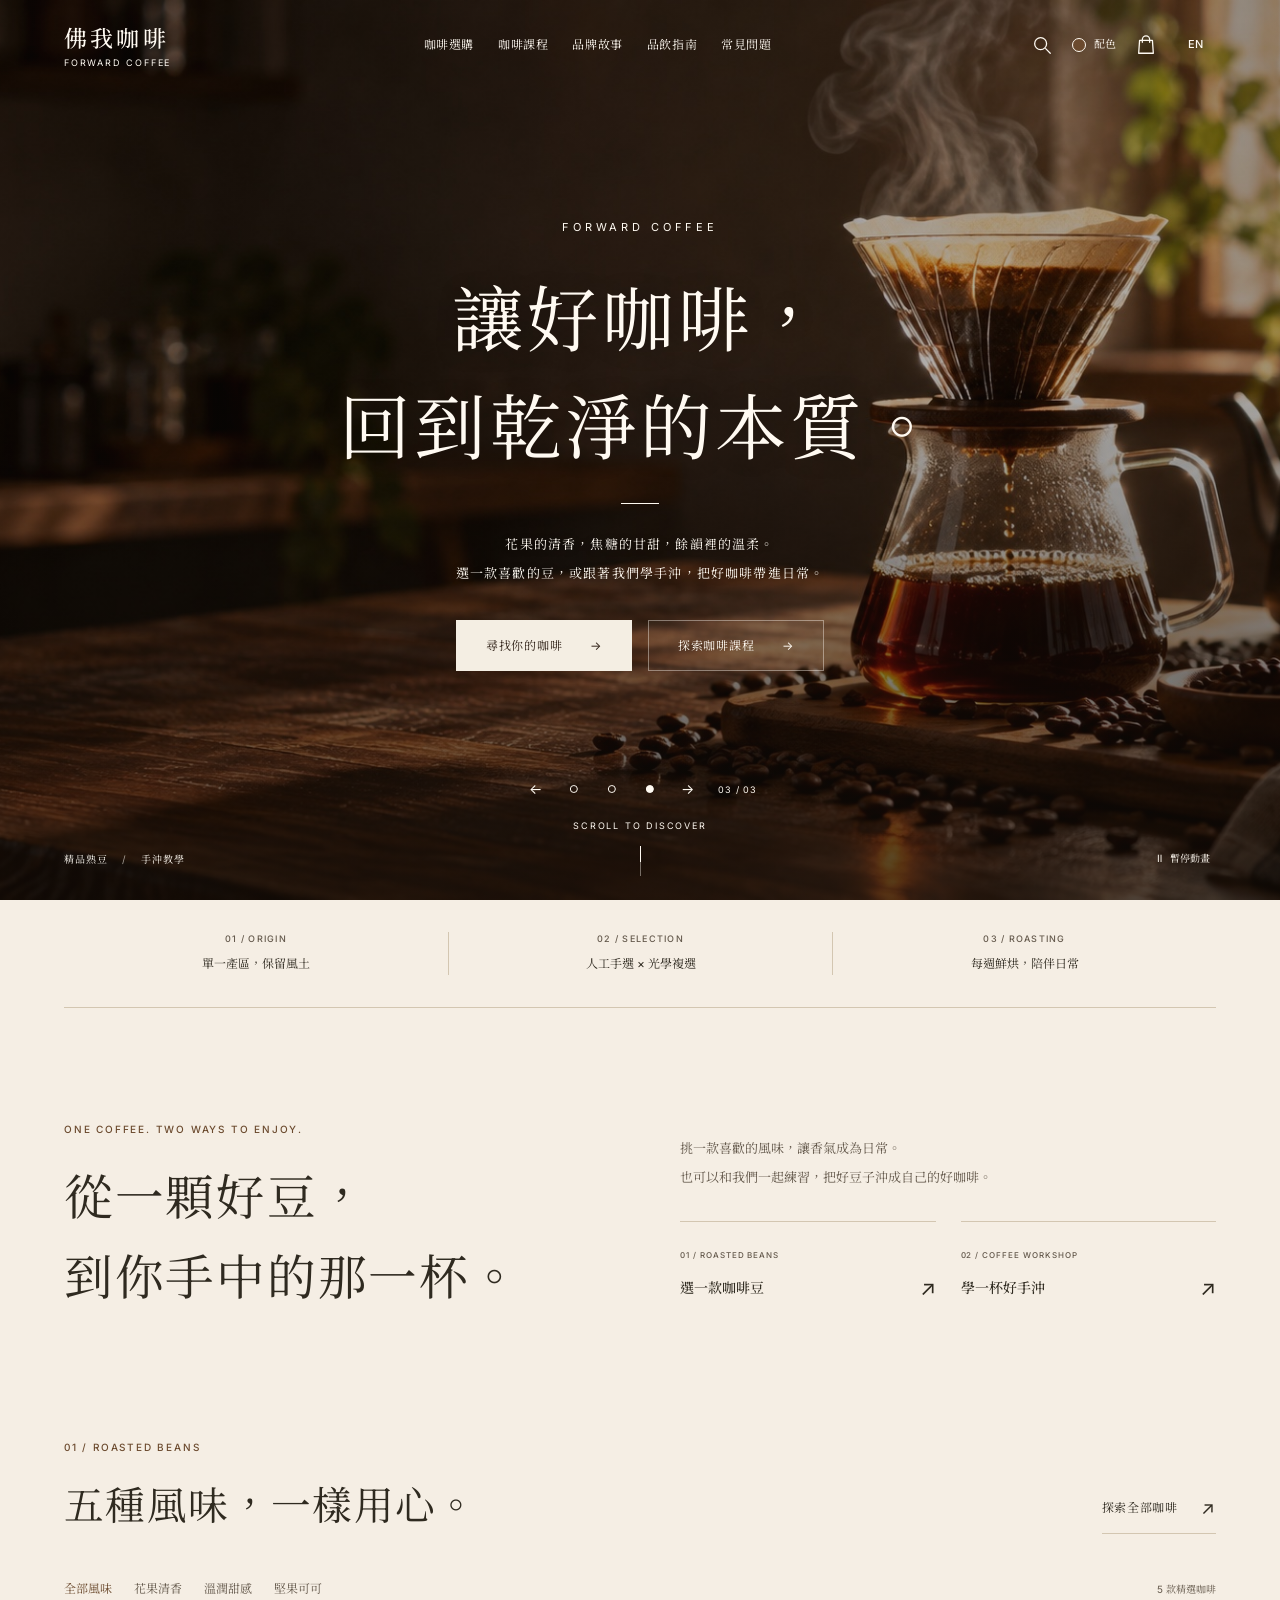
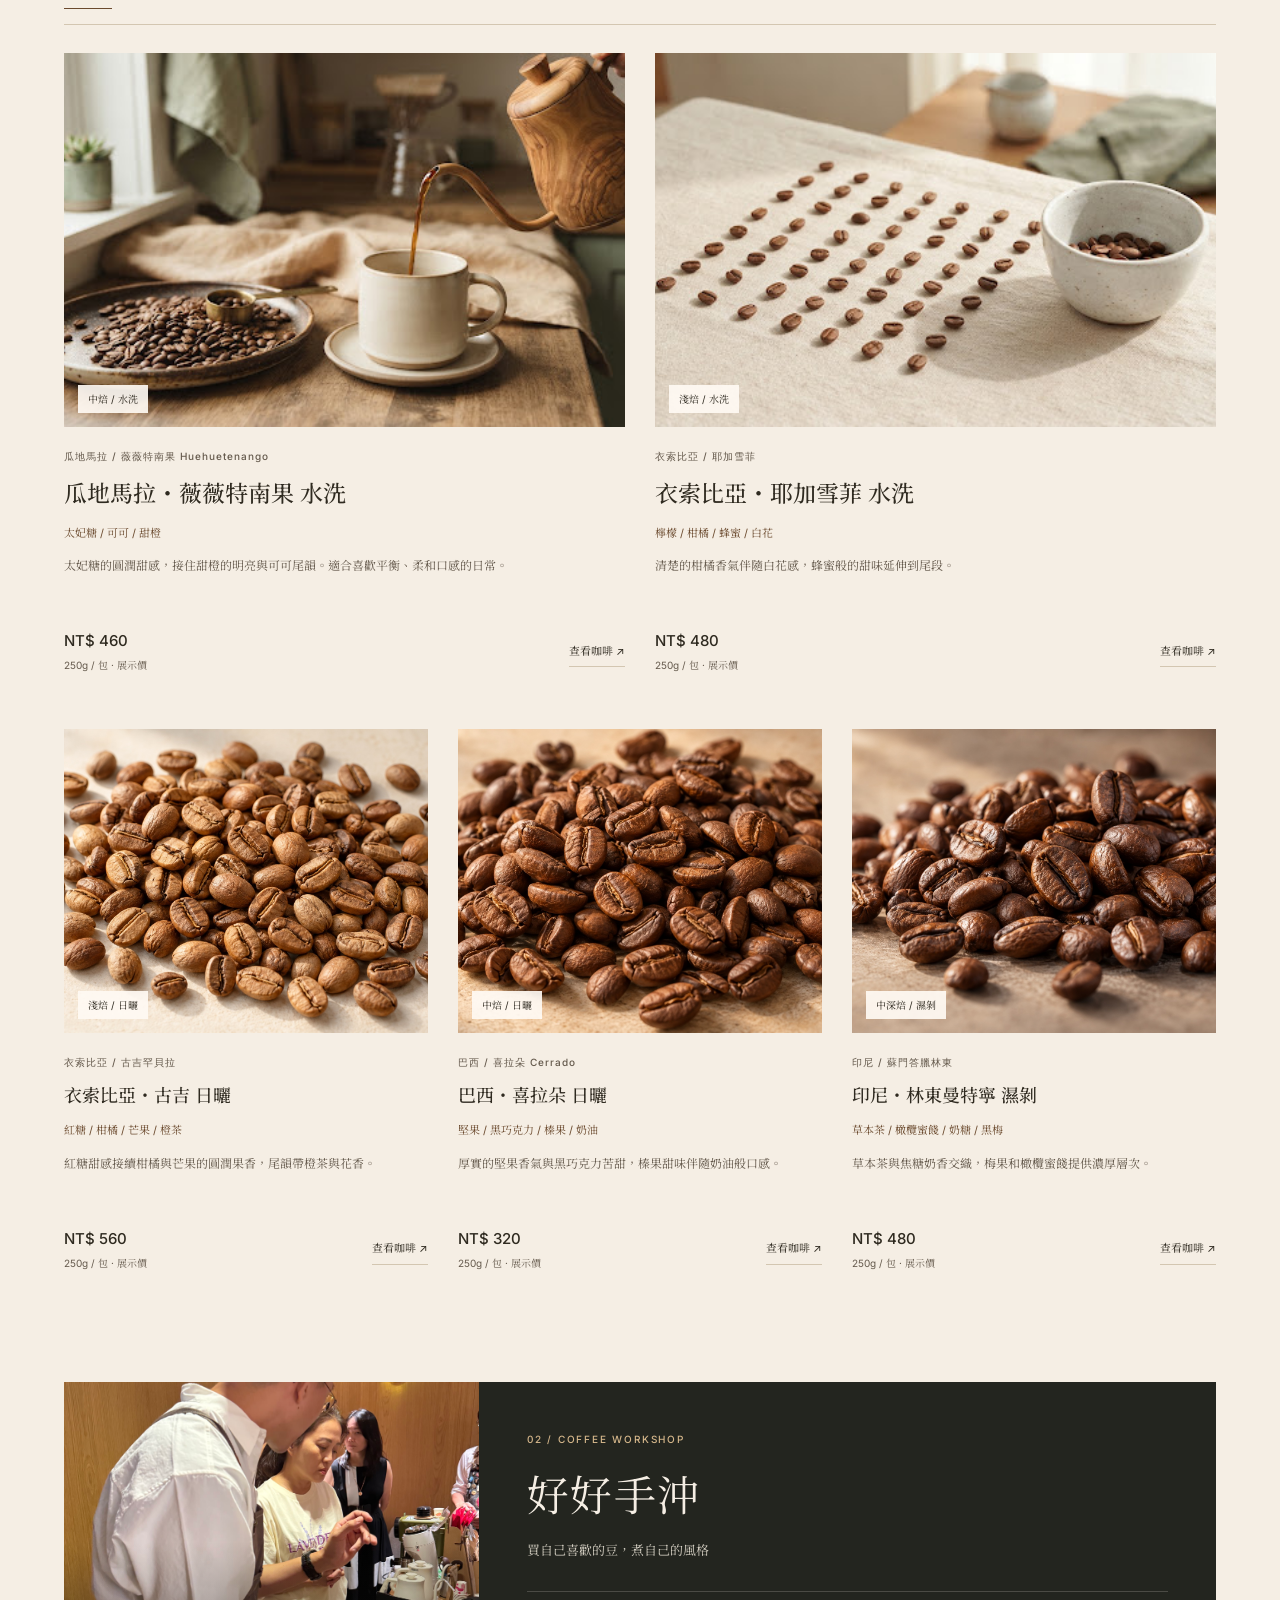
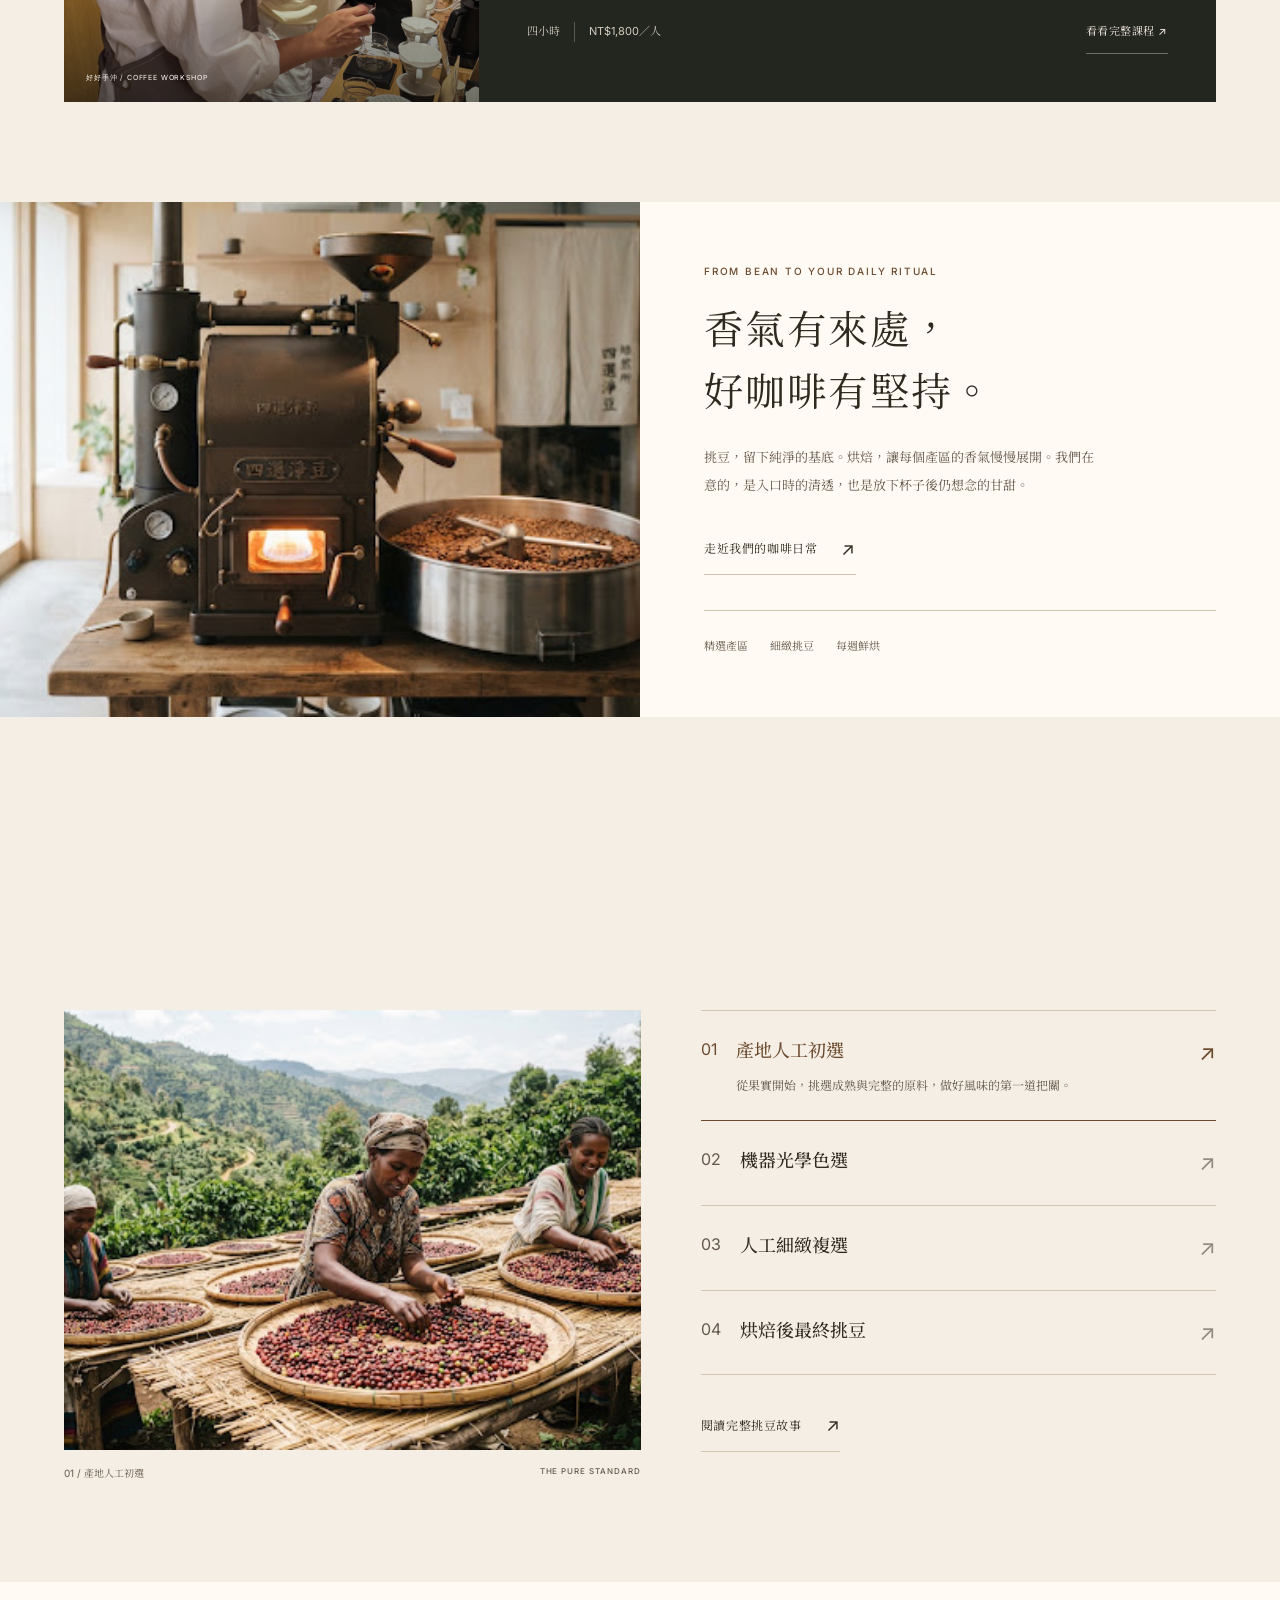
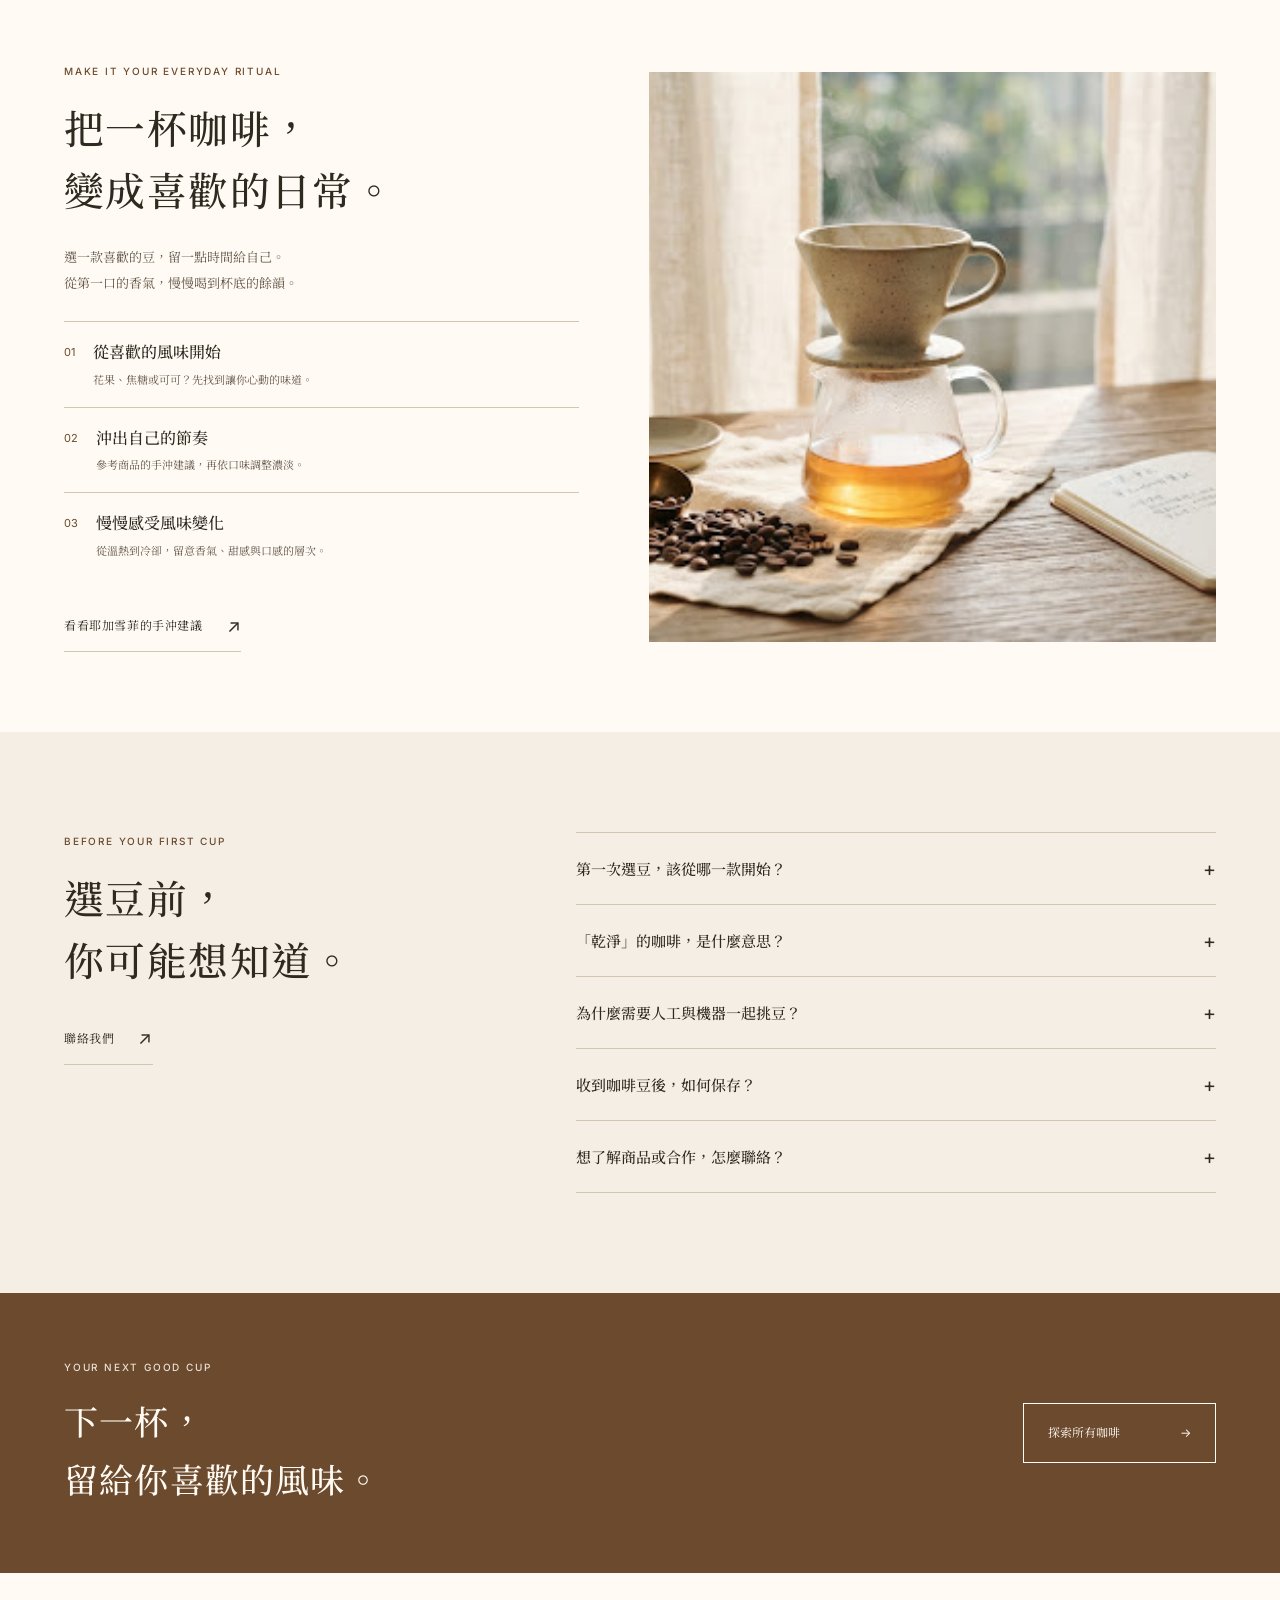
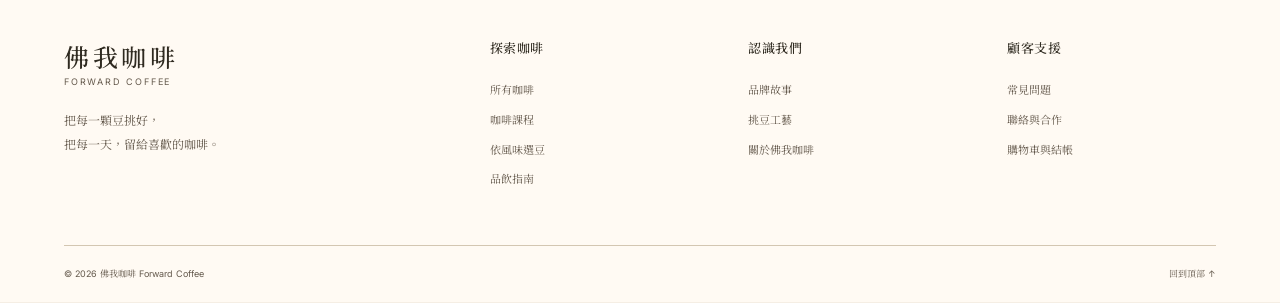
<file: index.html>
<!doctype html>
<html lang="zh-TW" data-theme="terra">
<head>
  <meta charset="utf-8"/>
  <meta name="viewport" content="width=device-width, initial-scale=1"/>
  <title>佛我咖啡｜讓好咖啡，回到乾淨的本質</title>
  <meta name="description" content="探索衣索比亞、哥倫比亞與瓜地馬拉的精品咖啡風味。佛我咖啡結合精品熟豆與好好手沖課程，從選豆到沖煮，把好咖啡帶回日常。"/>
  <meta name="theme-color" content="#f5eee4"/>
  <link rel="stylesheet" href="assets/home.css?v=20261022-forward7"/>
  <link rel="preconnect" href="https://fonts.googleapis.com"/>
  <link rel="preconnect" href="https://fonts.gstatic.com" crossorigin/>
  <link href="https://fonts.googleapis.com/css2?family=Inter:wght@400;500;600&family=Noto+Serif+TC:wght@400;500;600;700&display=swap" rel="stylesheet"/>
  <script src="assets/en-dictionary.js?v=20261022-forward7" defer></script><script src="assets/i18n.js?v=20261022-forward7" defer></script><script>
    try {
      const savedTheme=localStorage.getItem('pure-select-theme');
      if(['terra','forest','cobalt','nocturne'].includes(savedTheme)) document.documentElement.dataset.theme=savedTheme;
      if(localStorage.getItem('pure-select-motion')==='paused') document.documentElement.dataset.motion='paused';
    } catch (_) {}
  </script>
  <script src="assets/catalog-data.js?v=20261022-forward7" defer></script><script src="assets/store.js?v=20261022-forward7" defer></script><script src="assets/commerce.js?v=20261022-forward7" defer></script><script src="assets/home.js?v=20261022-forward7" defer></script>
<link rel="stylesheet" href="assets/responsive.css?v=20261022-forward7"><link rel="stylesheet" href="assets/courses.css?v=20261022-forward7"><link rel="stylesheet" href="assets/premium.css?v=20261022-forward7"><script src="assets/motion.js?v=20261022-forward7" defer></script></head>
<body data-page="home">
<a class="skip-link" href="#main-content">跳到主要內容</a>
<header class="site-header">
  <div class="nav-shell">
    <a class="brand" href="index.html" aria-label="佛我咖啡首頁"><span class="store-brand">佛我咖啡</span><small>FORWARD COFFEE</small></a>
    <nav id="primary-nav" aria-label="主要導覽">
      <a href="shop.html">咖啡選購</a><a href="courses.html">咖啡課程</a><a href="story.html">品牌故事</a><a href="#guide">品飲指南</a><a href="#faq">常見問題</a>
    </nav>
    <div class="nav-actions">
      <button class="icon-button" type="button" id="search-open" aria-label="搜尋首頁精選咖啡" aria-haspopup="dialog" aria-controls="coffee-search"><svg viewBox="0 0 24 24" aria-hidden="true"><circle cx="10.5" cy="10.5" r="6.5"/><path d="m16 16 5 5"/></svg></button>
      <div class="theme-control">
        <button id="theme-toggle" aria-label="選擇首頁配色" class="theme-toggle" type="button" aria-expanded="false" aria-controls="theme-options"><span class="current-color" aria-hidden="true"></span><span>配色</span></button>
        <div id="theme-options" class="theme-options" hidden>
          <p>選擇首頁配色</p>
          <div role="group" aria-label="首頁配色">
            <button type="button" data-theme-choice="terra" aria-pressed="true"><span class="swatch swatch-terra" aria-hidden="true"></span>暖陶日光</button>
            <button type="button" data-theme-choice="forest" aria-pressed="false"><span class="swatch swatch-forest" aria-hidden="true"></span>森野苔綠</button>
            <button type="button" data-theme-choice="cobalt" aria-pressed="false"><span class="swatch swatch-cobalt" aria-hidden="true"></span>靛藍檸光</button>
            <button type="button" data-theme-choice="nocturne" aria-pressed="false"><span class="swatch swatch-nocturne" aria-hidden="true"></span>夜焙琥珀</button>
          </div>
        </div>
      </div>
      <a class="icon-button bag-link" href="checkout.html" aria-label="前往購物車"><svg viewBox="0 0 24 24" aria-hidden="true"><path d="M5 7h14l1 14H4L5 7Z M8 9V6a4 4 0 0 1 8 0v3"/></svg></a>
      <button class="icon-button menu-button" type="button" id="menu-toggle" aria-expanded="false" aria-controls="primary-nav" aria-label="開啟選單"><svg viewBox="0 0 24 24" aria-hidden="true"><path d="M3 6h18M3 12h18M3 18h18"/></svg></button>
    </div>
  </div>
</header>
<main id="main-content">
  <section class="coffee-hero" aria-labelledby="hero-title">
    <div class="hero-background hero-carousel" aria-hidden="true"><img class="hero-slide is-active" src="assets/coffee-roast-hero.jpg" width="1672" height="941" alt="" fetchpriority="high" decoding="async"/><img class="hero-slide" src="assets/catalog/hero-roastery.jpg" width="1672" height="941" alt="" decoding="async"/><img class="hero-slide" src="assets/catalog/hero-brewing.jpg" width="1672" height="941" alt="" decoding="async"/></div>
    <div class="carousel-controls" role="group" aria-label="首頁照片輪播"><button type="button" id="slide-prev" aria-label="上一張首頁照片">←</button><button type="button" data-slide="0" aria-label="第1張：烘焙咖啡豆" aria-pressed="true"></button><button type="button" data-slide="1" aria-label="第2張：烘焙工坊" aria-pressed="false"></button><button type="button" data-slide="2" aria-label="第3張：晨間手沖" aria-pressed="false"></button><button type="button" id="slide-next" aria-label="下一張首頁照片">→</button><span id="slide-count">01 / 03</span></div>
    <div class="hero-overlay" aria-hidden="true"></div>
    <div class="hero-content">
      <p class="hero-eyebrow">FORWARD COFFEE</p>
      <h1 id="hero-title">讓好咖啡，<br/>回到乾淨的本質。</h1>
      <div class="hero-rule" aria-hidden="true"></div>
      <p class="hero-description">花果的清香，焦糖的甘甜，餘韻裡的溫柔。<br/>選一款喜歡的豆，或跟著我們學手沖，把好咖啡帶進日常。</p>
      <div class="hero-actions"><a class="hero-buy" href="shop.html">尋找你的咖啡 <span aria-hidden="true">→</span></a><a class="hero-story" href="courses.html">探索咖啡課程 <span aria-hidden="true">→</span></a></div>
    </div>
    <div class="hero-bottom"><span class="hero-roast-note">精品熟豆 <span aria-hidden="true">/</span> 手沖教學</span><a href="#collection-intro" class="scroll-cue"><span>SCROLL TO DISCOVER</span><span class="scroll-line" aria-hidden="true"></span></a><button id="motion-toggle" type="button" aria-pressed="false"><span aria-hidden="true">Ⅱ</span> <span id="motion-label">暫停動畫</span></button></div>
  </section>
  <div class="brand-notes wrapper" aria-label="品牌堅持"><p><span>01 / ORIGIN</span>單一產區，保留風土</p><p><span>02 / SELECTION</span>人工手選 × 光學複選</p><p><span>03 / ROASTING</span>每週鮮烘，陪伴日常</p></div>
  <section id="collection-intro" class="brand-intro wrapper" aria-labelledby="brand-intro-title">
    <div class="brand-intro-heading"><p class="section-kicker">ONE COFFEE. TWO WAYS TO ENJOY.</p><h2 id="brand-intro-title">從一顆好豆，<br>到你手中的那一杯。</h2></div>
    <div class="brand-intro-detail"><p class="intro-copy">挑一款喜歡的風味，讓香氣成為日常。<br>也可以和我們一起練習，把好豆子沖成自己的好咖啡。</p><div class="business-paths"><a href="shop.html"><span>01 / ROASTED BEANS</span><strong>選一款咖啡豆 <i aria-hidden="true">↗</i></strong></a><a href="courses.html"><span>02 / COFFEE WORKSHOP</span><strong>學一杯好手沖 <i aria-hidden="true">↗</i></strong></a></div></div>
  </section>
  <section class="collection wrapper section-space" id="products" aria-labelledby="collection-title">
    <div class="section-heading"><div><p class="section-kicker">01 / ROASTED BEANS</p><h2 id="collection-title">五種風味，一樣用心。</h2></div><a class="text-link" href="shop.html">探索全部咖啡 <span aria-hidden="true">↗</span></a></div>
    <div class="collection-controls"><div class="flavor-filters" role="group" aria-label="依風味篩選精選咖啡"><button type="button" data-flavor="all" aria-pressed="true">全部風味</button><button type="button" data-flavor="floral" aria-pressed="false">花果清香</button><button type="button" data-flavor="sweet" aria-pressed="false">溫潤甜感</button><button type="button" data-flavor="cocoa" aria-pressed="false">堅果可可</button></div><p class="collection-count" id="collection-count" role="status" aria-live="polite">5 款精選咖啡</p></div>
    <div class="coffee-grid"><p class="loading-message">正在載入咖啡選品…</p></div>
    <div id="coffee-empty" class="coffee-empty" hidden><p>這次沒有找到符合的精選咖啡。</p><button type="button" id="clear-search" class="text-link">查看全部精選</button><a class="text-link" href="shop.html">前往完整選購頁 ↗</a></div>
  </section>
  <section class="course-preview wrapper" id="courses" aria-labelledby="course-preview-title">
    <a class="course-preview-photo" href="courses.html"><img src="assets/courses/class-pour.jpg" width="2000" height="2666" alt="老師在學員身旁指導手沖的真實上課照片" loading="lazy"><span>好好手沖 / COFFEE WORKSHOP</span></a>
    <div class="course-preview-copy"><p class="section-kicker">02 / COFFEE WORKSHOP</p><h2 id="course-preview-title">好好手沖</h2><p>買自己喜歡的豆，煮自己的風格</p><div class="course-invitation-footer"><p class="course-invitation-meta"><span>四小時</span><span>NT$1,800／人</span></p><a class="text-link course-preview-link" href="courses.html">看看完整課程 ↗</a></div></div>
  </section>
  <section class="roastery-story" aria-labelledby="roastery-title">
    <div class="roastery-photo"><img src="assets/aec8aec76219.jpg" alt="暖光下的咖啡烘焙機與冷卻盤" width="512" height="279" loading="lazy"/></div>
    <div class="roastery-copy"><p class="section-kicker">FROM BEAN TO YOUR DAILY RITUAL</p><h2 id="roastery-title">香氣有來處，<br/>好咖啡有堅持。</h2><p>挑豆，留下純淨的基底。烘焙，讓每個產區的香氣慢慢展開。我們在意的，是入口時的清透，也是放下杯子後仍想念的甘甜。</p><a class="text-link" href="about.html">走近我們的咖啡日常 <span aria-hidden="true">↗</span></a><div class="story-footnote"><span>精選產區</span><span>細緻挑豆</span><span>每週鮮烘</span></div></div>
  </section>
  <section class="process-section wrapper section-space" id="process" aria-labelledby="process-title">
    <div class="section-heading"><div><p class="section-kicker">THE CARE BEHIND A CLEAN CUP</p><h2 id="process-title">每一顆用心，<br/>都在這一杯裡。</h2></div><p class="section-description">四次挑豆，是乾淨風味的起點。<br/>從產地初選到烘焙後檢視，把細節留給我們，把好喝留給你。</p></div>
    <div class="process-layout">
      <figure class="process-figure"><img id="process-image" src="assets/ea2b33f262c8.jpg" alt="產地工作者挑選咖啡果實" width="512" height="279" loading="lazy"/><figcaption><span id="process-caption">01 / 產地人工初選</span><span>THE PURE STANDARD</span></figcaption></figure>
      <div class="process-steps" role="group" aria-label="探索四道挑豆工序">
        <button class="process-step" type="button" data-process="0" aria-pressed="true" aria-controls="process-image"><span class="step-number">01</span><span class="step-copy"><strong>產地人工初選</strong><span>從果實開始，挑選成熟與完整的原料，做好風味的第一道把關。</span></span><span class="step-arrow" aria-hidden="true">↗</span></button>
        <button class="process-step" type="button" data-process="1" aria-pressed="false" aria-controls="process-image"><span class="step-number">02</span><span class="step-copy"><strong>機器光學色選</strong><span>依色澤與外觀辨識，篩選出需要進一步檢視的生豆。</span></span><span class="step-arrow" aria-hidden="true">↗</span></button>
        <button class="process-step" type="button" data-process="2" aria-pressed="false" aria-controls="process-image"><span class="step-number">03</span><span class="step-copy"><strong>人工細緻複選</strong><span>再以手工檢視細節，挑出破裂、形狀與發育異常的豆子。</span></span><span class="step-arrow" aria-hidden="true">↗</span></button>
        <button class="process-step" type="button" data-process="3" aria-pressed="false" aria-controls="process-image"><span class="step-number">04</span><span class="step-copy"><strong>烘焙後最終挑豆</strong><span>冷卻後再次檢視熟豆，讓挑選的用心延續到最後一刻。</span></span><span class="step-arrow" aria-hidden="true">↗</span></button>
        <a class="text-link process-story-link" href="story.html">閱讀完整挑豆故事 <span aria-hidden="true">↗</span></a>
      </div>
    </div>
    <p id="process-status" class="sr-only" role="status" aria-live="polite"></p>
  </section>
  <section id="guide" class="ritual-section" aria-labelledby="guide-title"><div class="wrapper ritual-layout"><div class="ritual-copy"><p class="section-kicker">MAKE IT YOUR EVERYDAY RITUAL</p><h2 id="guide-title">把一杯咖啡，<br/>變成喜歡的日常。</h2><p>選一款喜歡的豆，留一點時間給自己。<br/>從第一口的香氣，慢慢喝到杯底的餘韻。</p><ol class="ritual-steps"><li><span>01</span><div><h3>從喜歡的風味開始</h3><p>花果、焦糖或可可？先找到讓你心動的味道。</p></div></li><li><span>02</span><div><h3>沖出自己的節奏</h3><p>參考商品的手沖建議，再依口味調整濃淡。</p></div></li><li><span>03</span><div><h3>慢慢感受風味變化</h3><p>從溫熱到冷卻，留意香氣、甜感與口感的層次。</p></div></li></ol><a class="text-link" href="product.html?id=yirgacheffe#brew-guide">看看耶加雪菲的手沖建議 <span aria-hidden="true">↗</span></a></div><div class="ritual-photo"><img src="assets/006e8999088e.jpg" alt="晨光裡的手沖咖啡、筆記本與咖啡豆" width="512" height="279" loading="lazy"/></div></div></section>
  <section class="faq-section wrapper section-space" id="faq" aria-labelledby="faq-title"><div class="faq-heading"><p class="section-kicker">BEFORE YOUR FIRST CUP</p><h2 id="faq-title">選豆前，<br/>你可能想知道。</h2><a class="text-link" href="about.html#contact">聯絡我們 <span aria-hidden="true">↗</span></a></div><div class="faq-list">
    <details><summary>第一次選豆，該從哪一款開始？<span aria-hidden="true">+</span></summary><p>喜歡花果香與明亮酸質，可以從耶加雪菲開始；偏好溫和甜感，可以看看哥倫比亞薇拉；喜歡堅果與可可的圓潤口感，則可選安堤瓜花神。風味描述是選豆方向，也會隨沖煮方式而改變。</p></details>
    <details><summary>「乾淨」的咖啡，是什麼意思？<span aria-hidden="true">+</span></summary><p>我們用「乾淨」描述杯中的風味：讓咖啡本身的香氣、甜感與口感清楚呈現，減少雜澀的干擾。挑豆是其中一環，烘焙與沖煮同樣重要。</p></details>
    <details><summary>為什麼需要人工與機器一起挑豆？<span aria-hidden="true">+</span></summary><p>機器協助篩選色澤與外觀差異，人工則補上細緻的檢視。從產地到熟豆分階段挑選，讓不同環節各自把關。可以在上方的挑豆工藝區查看四道工序。</p></details>
    <details><summary>收到咖啡豆後，如何保存？<span aria-hidden="true">+</span></summary><p>取用後把袋口密封，放在陰涼乾燥、避免陽光直射與高溫的地方。依包裝上的烘焙日期與保存資訊安排品飲，也留意開封後香氣的變化。</p></details>
    <details><summary>想了解商品或合作，怎麼聯絡？<span aria-hidden="true">+</span></summary><p>可以前往<a href="about.html#contact">聯絡與合作頁</a>，留下商品、品飲或合作需求。我們的品牌與工坊介紹也整理在<a href="about.html">關於我們</a>。</p></details>
  </div></section>
  <section class="closing-section"><div class="wrapper closing-content"><div><p class="section-kicker">YOUR NEXT GOOD CUP</p><h2>下一杯，<br/>留給你喜歡的風味。</h2></div><a class="closing-button" href="shop.html">探索所有咖啡 <span aria-hidden="true">→</span></a></div></section>
</main>
<footer class="site-footer"><div class="wrapper footer-top"><div><a class="brand footer-brand" href="index.html"><span class="store-brand">佛我咖啡</span><small>FORWARD COFFEE</small></a><p>把每一顆豆挑好，<br/>把每一天，留給喜歡的咖啡。</p></div><div><h2>探索咖啡</h2><a href="shop.html">所有咖啡</a><a href="courses.html">咖啡課程</a><a href="#products">依風味選豆</a><a href="#guide">品飲指南</a></div><div><h2>認識我們</h2><a href="story.html">品牌故事</a><a href="#process">挑豆工藝</a><a href="about.html">關於佛我咖啡</a></div><div><h2>顧客支援</h2><a href="#faq">常見問題</a><a href="about.html#contact">聯絡與合作</a><a href="checkout.html">購物車與結帳</a></div></div><div class="wrapper footer-bottom"><p>© 2026 佛我咖啡 Forward Coffee</p><a href="#main-content">回到頂部 ↑</a></div></footer>
<p id="theme-status" class="sr-only" role="status" aria-live="polite"></p>
<dialog id="coffee-search" class="search-dialog" aria-labelledby="search-title"><form method="dialog" class="search-close"><button class="icon-button" aria-label="關閉搜尋" value="cancel">×</button></form><h2 id="search-title">找到喜歡的咖啡。</h2><p>搜尋首頁精選咖啡的產區、名稱或風味。</p><form id="coffee-search-form"><label class="sr-only" for="coffee-search-input">咖啡名稱、產區或風味</label><input id="coffee-search-input" type="search" placeholder="例如：白桃、哥倫比亞、可可"/><button class="search-submit" type="submit">搜尋 →</button></form><a class="text-link" href="shop.html">瀏覽完整商品選購頁 ↗</a></dialog>
</body>
</html>
</file>
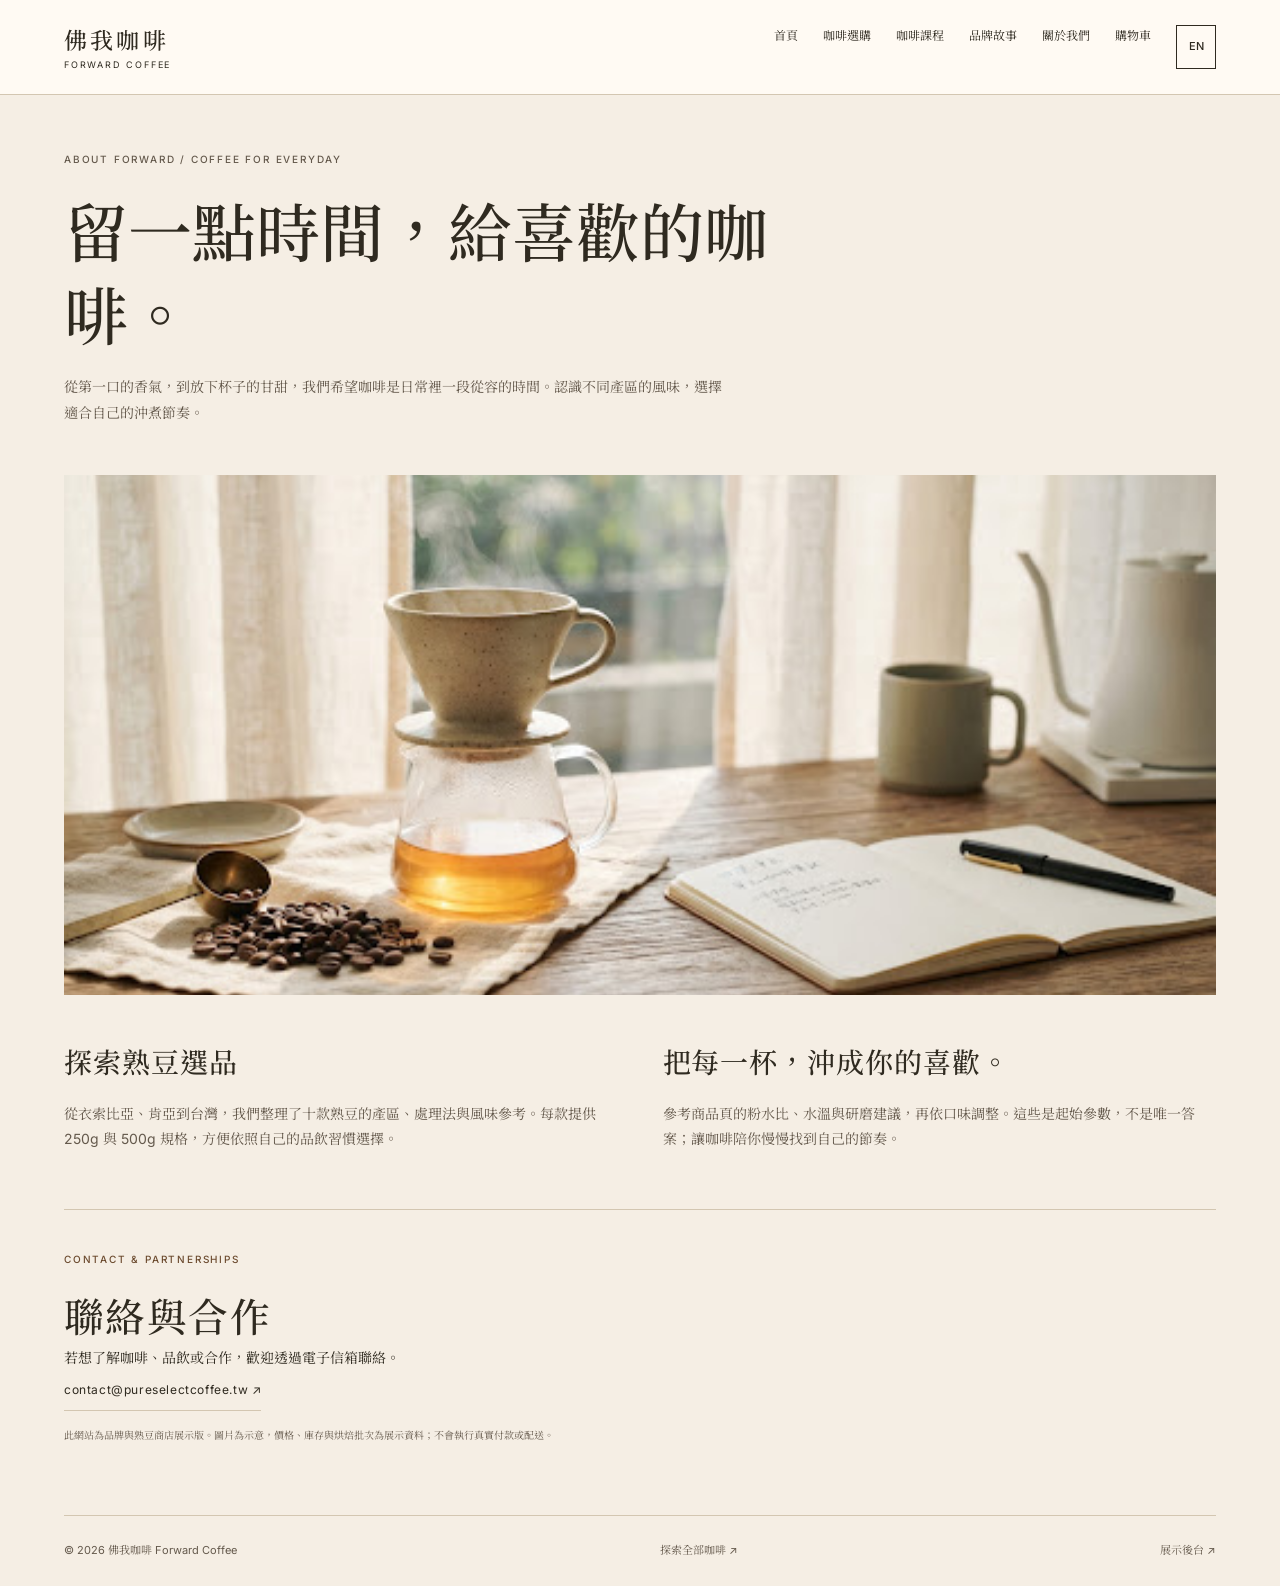
<file: about.html>
<!doctype html><html lang="zh-TW"><head><meta charset="utf-8"><meta name="viewport" content="width=device-width,initial-scale=1"><title>關於我們｜佛我咖啡</title><link rel="stylesheet" href="assets/home.css?v=20261022-forward7"><link rel="stylesheet" href="assets/commerce.css?v=20261022-forward7"><link rel="stylesheet" href="assets/responsive.css?v=20261022-forward7"><script src="assets/en-dictionary.js?v=20261022-forward7" defer></script><script src="assets/i18n.js?v=20261022-forward7" defer></script><link rel="preconnect" href="https://fonts.googleapis.com"><link href="https://fonts.googleapis.com/css2?family=Inter:wght@400;500;600&family=Noto+Serif+TC:wght@400;500;600&display=swap" rel="stylesheet"><link rel="stylesheet" href="assets/courses.css?v=20261022-forward7"><link rel="stylesheet" href="assets/premium.css?v=20261022-forward7"><script src="assets/motion.js?v=20261022-forward7" defer></script></head><body data-page="editorial"><a class="skip-link" href="#editorial-main">跳到主要內容</a><header class="shop-header"><div class="wrapper shop-nav"><a class="brand" href="index.html"><span class="store-brand">佛我咖啡</span><small>FORWARD COFFEE</small></a><nav aria-label="商店導覽"><a href="index.html">首頁</a><a href="shop.html">咖啡選購</a><a href="courses.html">咖啡課程</a><a href="story.html">品牌故事</a><a href="about.html">關於我們</a><a href="checkout.html">購物車</a></nav></div></header><main class="wrapper editorial-main" id="editorial-main"><div class="editorial-lead"><p class="section-kicker">ABOUT FORWARD / COFFEE FOR EVERYDAY</p><h1>留一點時間，給喜歡的咖啡。</h1><p>從第一口的香氣，到放下杯子的甘甜，我們希望咖啡是日常裡一段從容的時間。認識不同產區的風味，選擇適合自己的沖煮節奏。</p></div><img class="editorial-photo" src="assets/006e8999088e.jpg" alt="晨光裡的手沖咖啡、筆記本與咖啡豆"><div class="editorial-columns"><section><h2>探索熟豆選品</h2><p>從衣索比亞、肯亞到台灣，我們整理了十款熟豆的產區、處理法與風味參考。每款提供 250g 與 500g 規格，方便依照自己的品飲習慣選擇。</p></section><section><h2>把每一杯，沖成你的喜歡。</h2><p>參考商品頁的粉水比、水溫與研磨建議，再依口味調整。這些是起始參數，不是唯一答案；讓咖啡陪你慢慢找到自己的節奏。</p></section></div><section class="editorial-contact" id="contact"><p class="section-kicker">CONTACT & PARTNERSHIPS</p><h2>聯絡與合作</h2><p>若想了解咖啡、品飲或合作，歡迎透過電子信箱聯絡。</p><a class="text-link" href="mailto:contact@pureselectcoffee.tw">contact@pureselectcoffee.tw ↗</a><p class="image-note">此網站為品牌與熟豆商店展示版。圖片為示意，價格、庫存與烘焙批次為展示資料；不會執行真實付款或配送。</p></section></main><footer class="commerce-footer wrapper"><span>© 2026 佛我咖啡 Forward Coffee</span><a href="shop.html">探索全部咖啡 ↗</a><a href="admin-orders.html">展示後台 ↗</a></footer></body></html>
</file>
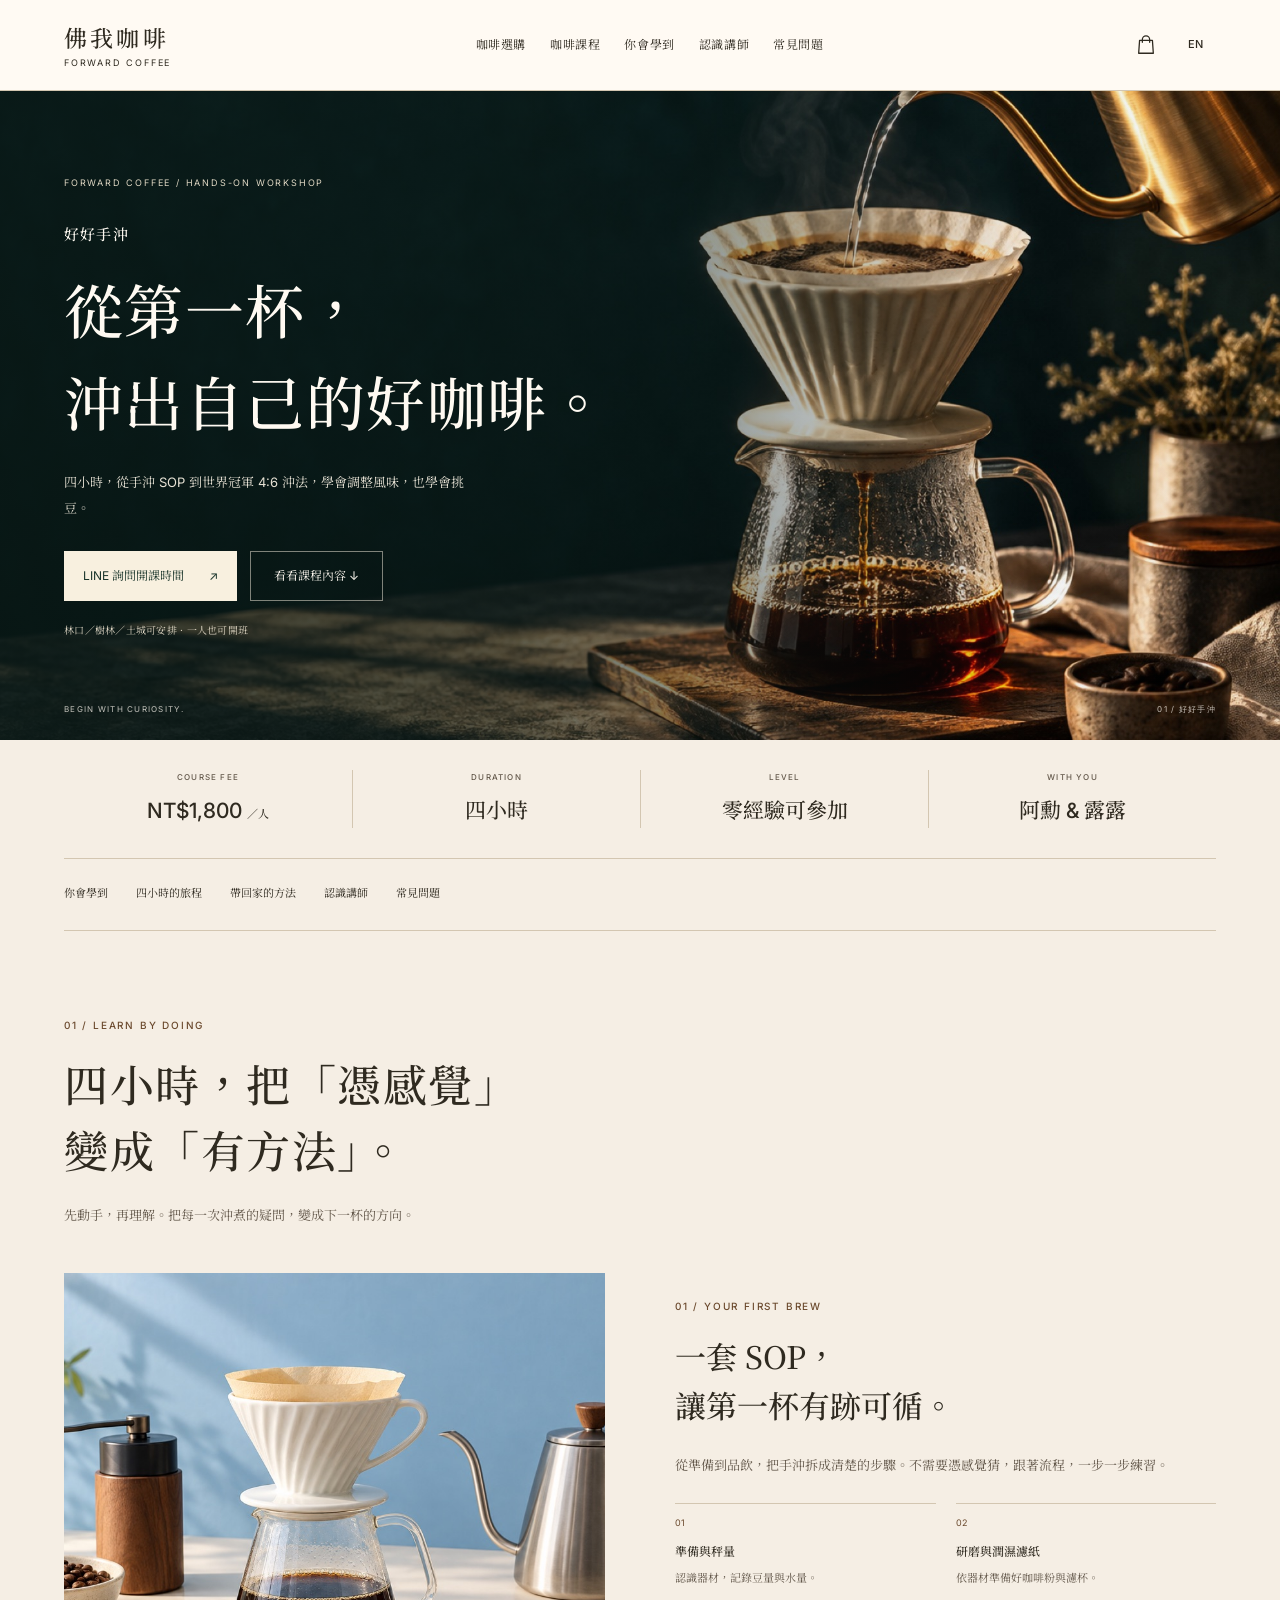
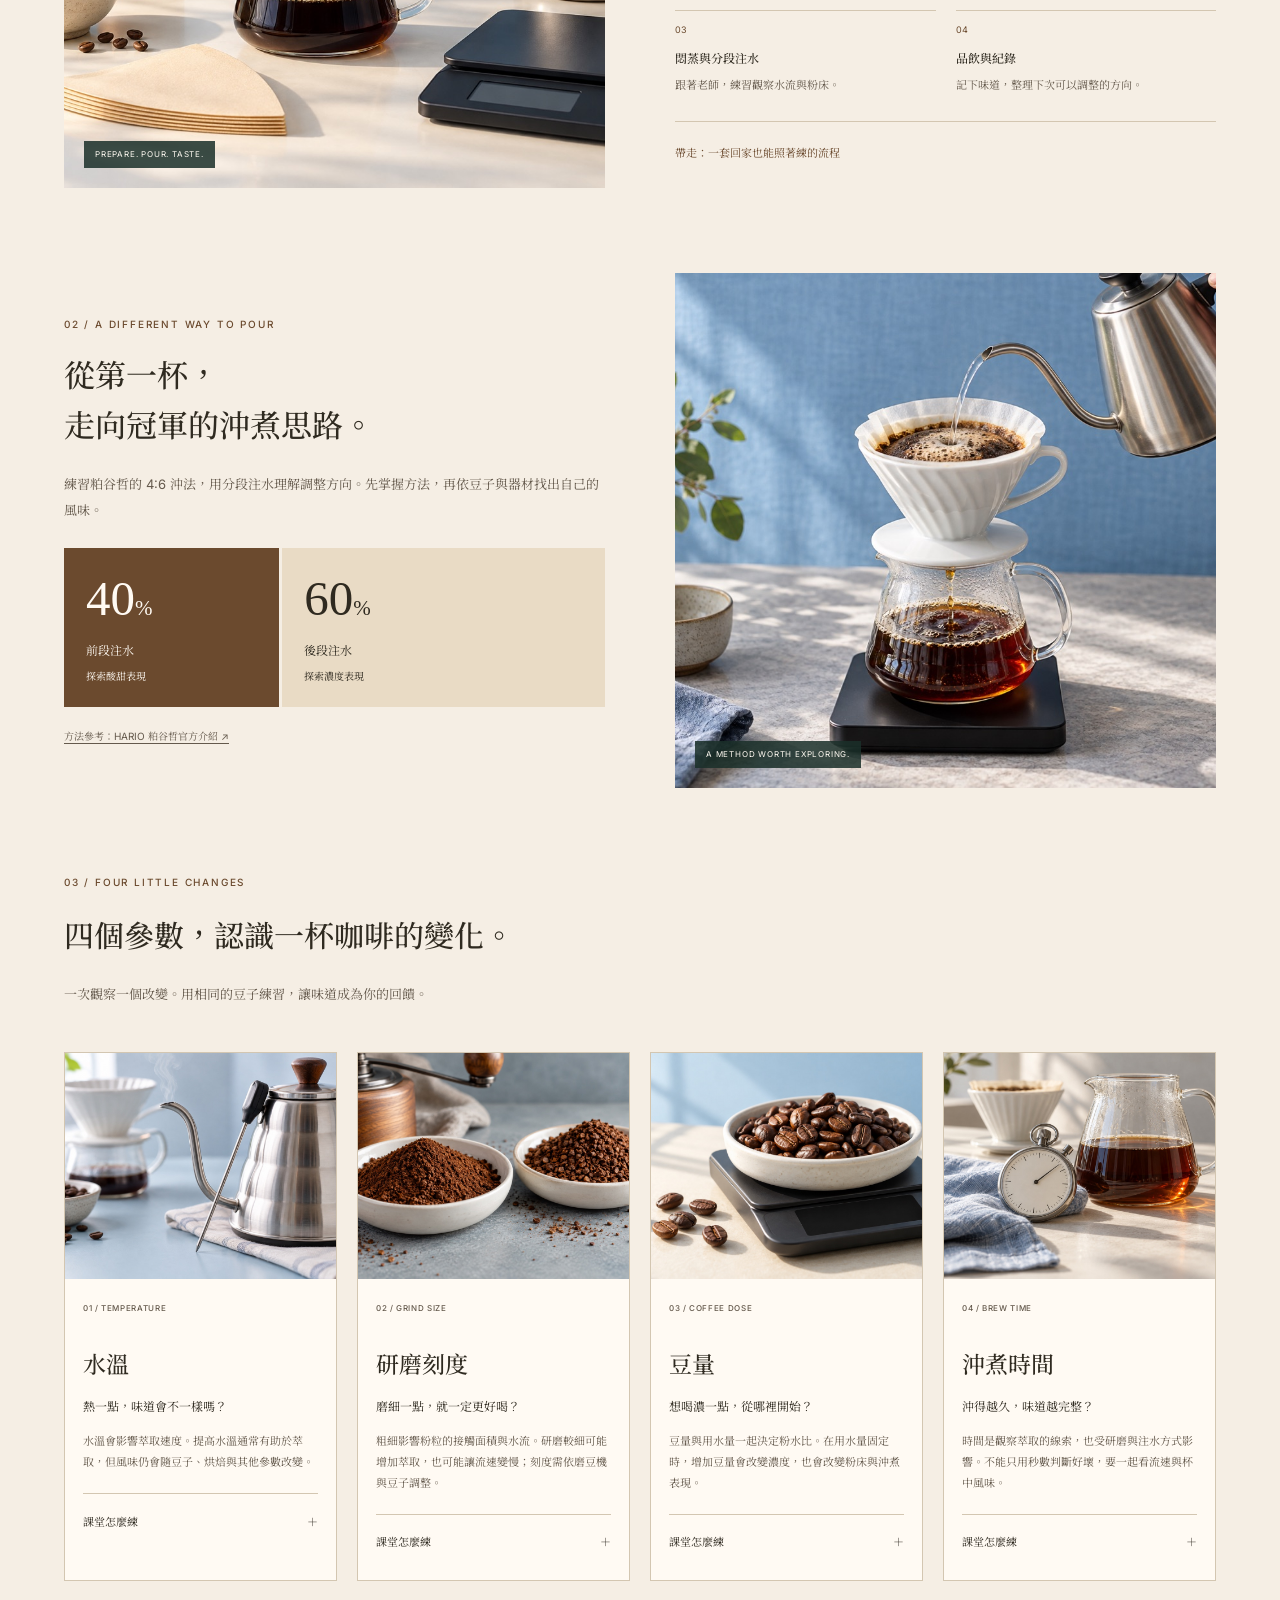
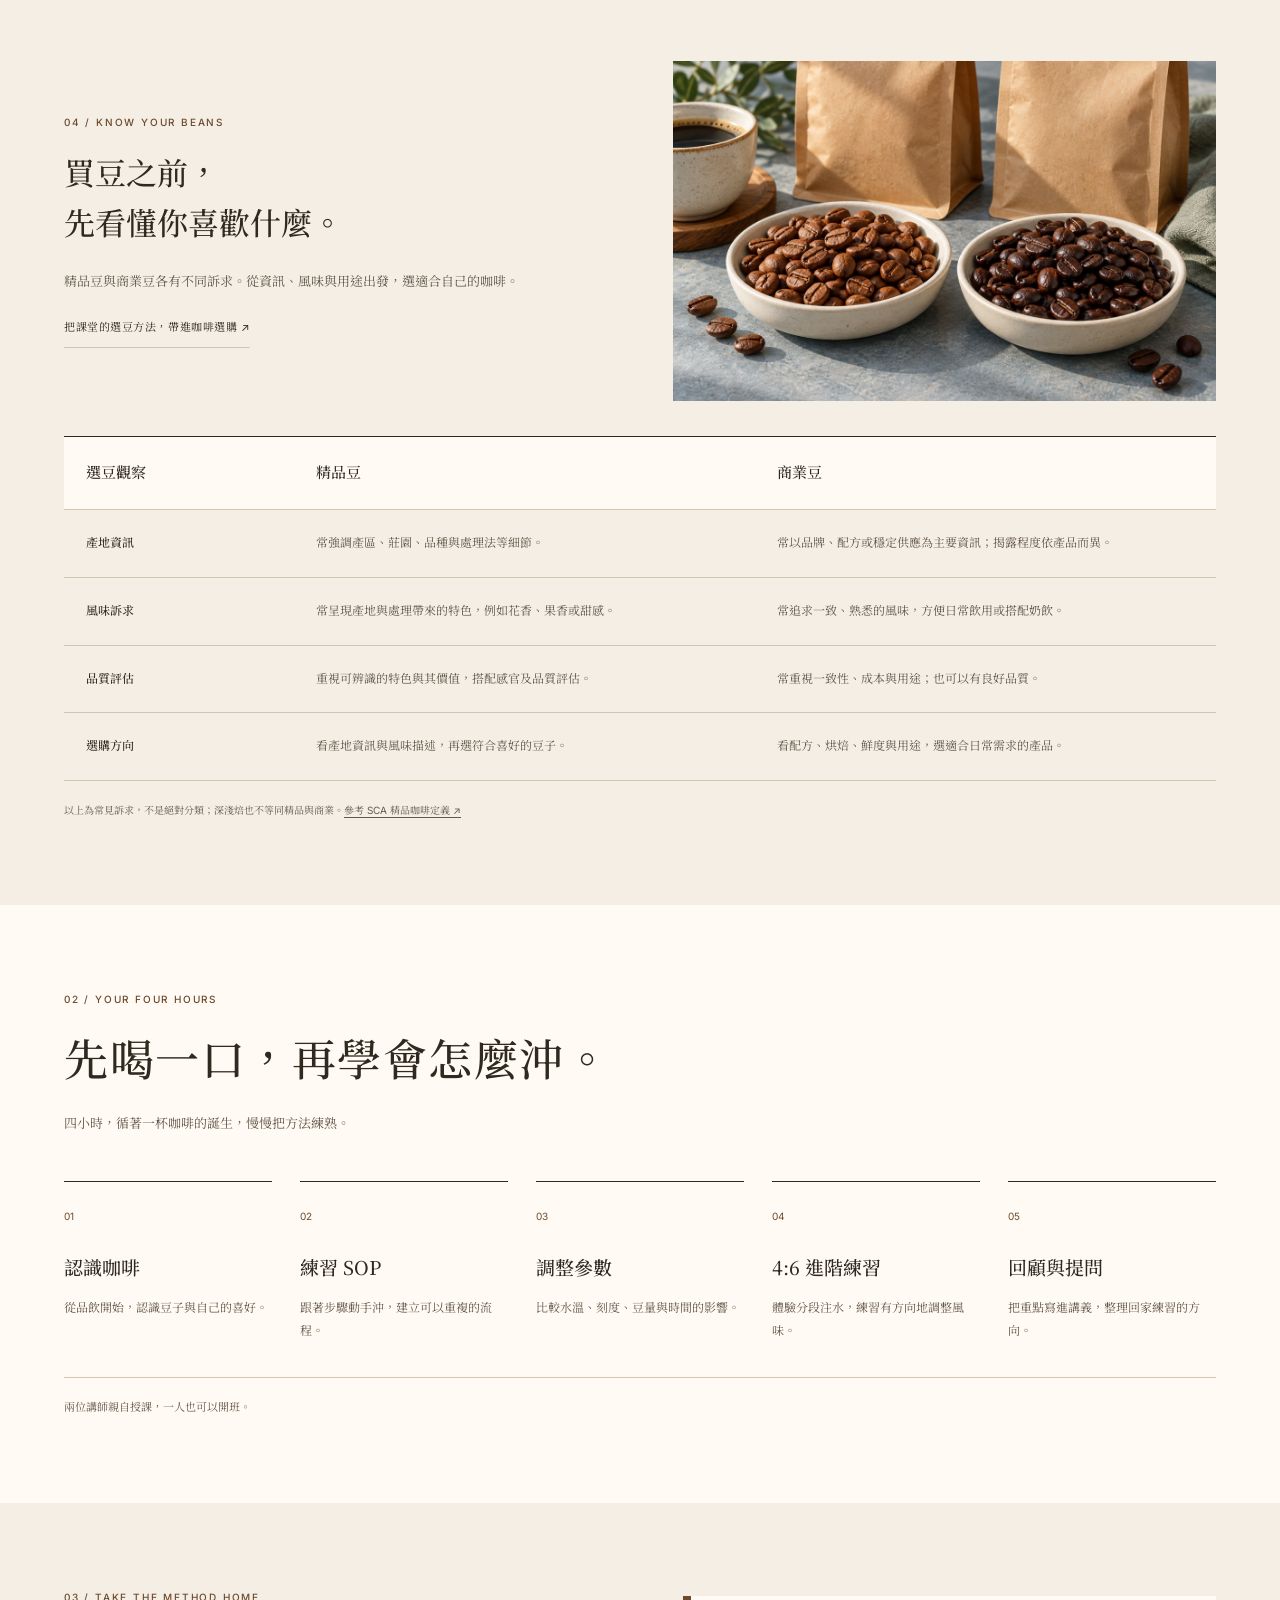
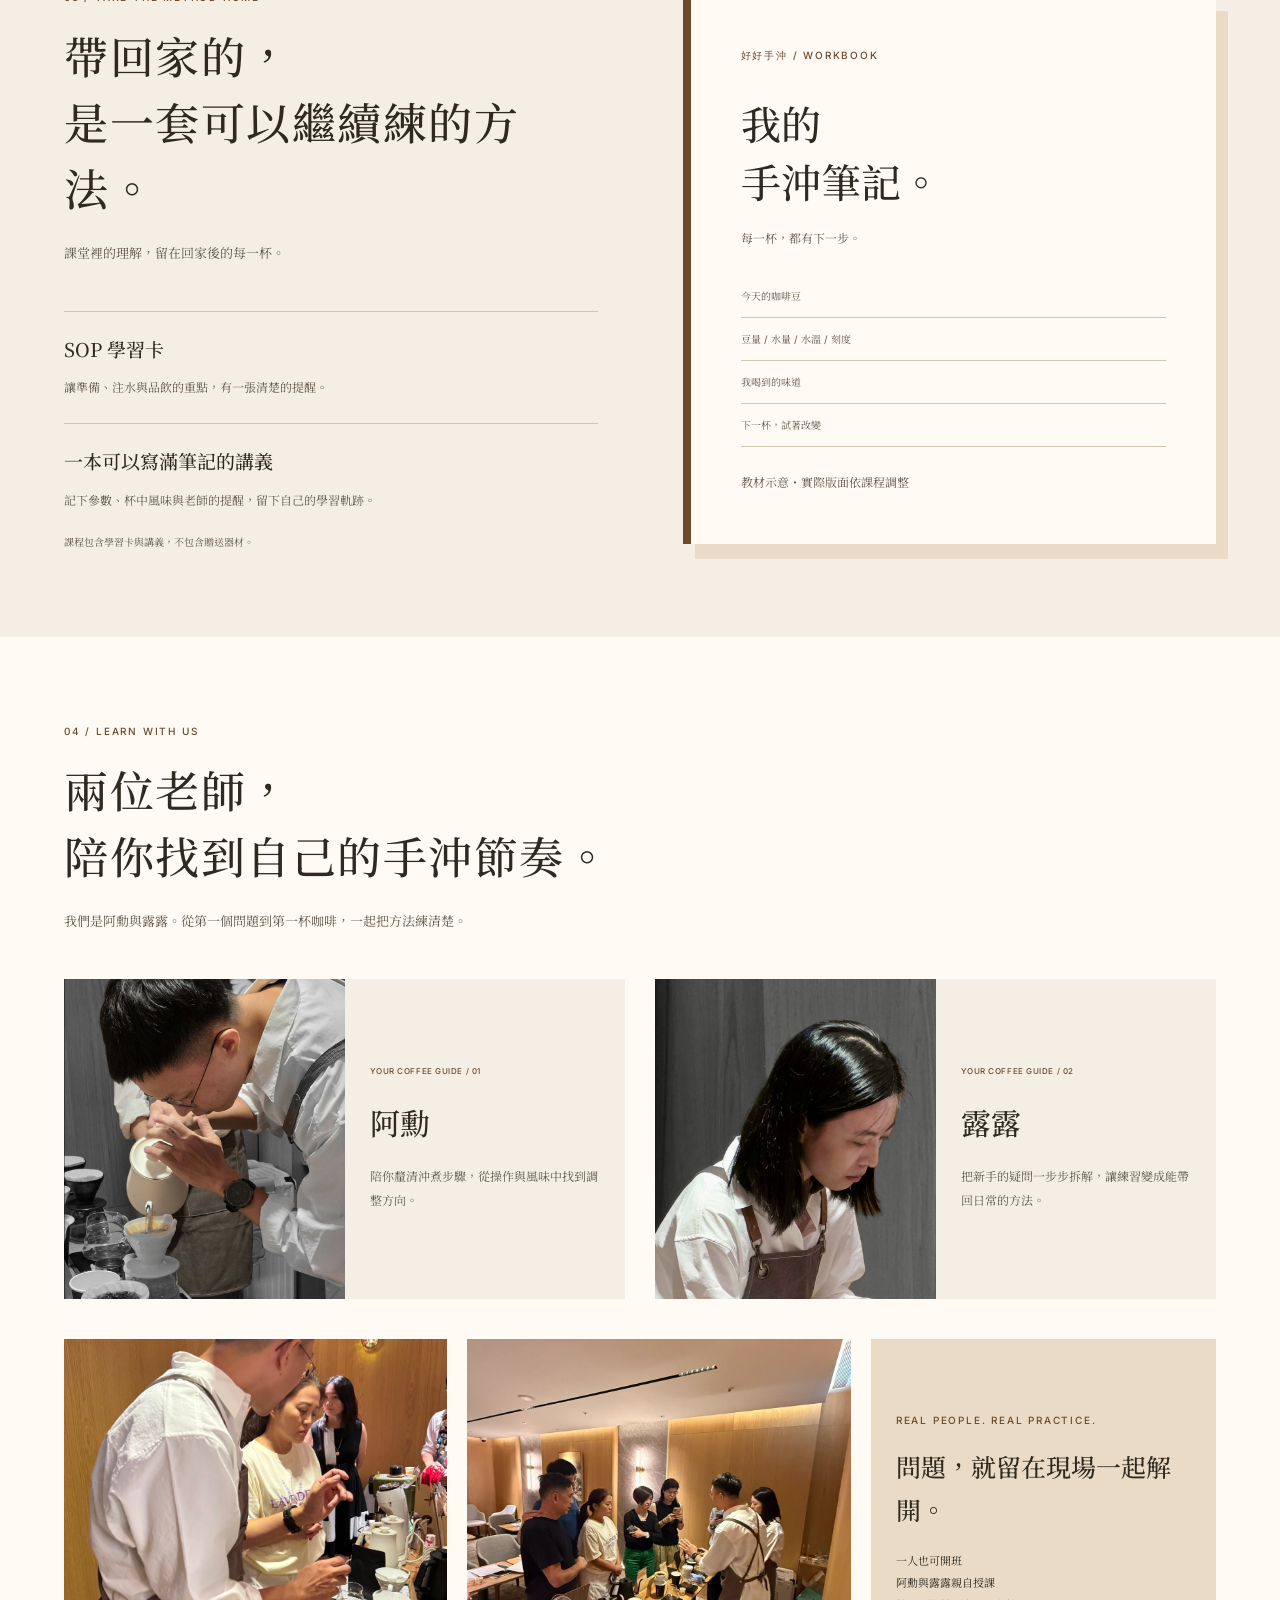
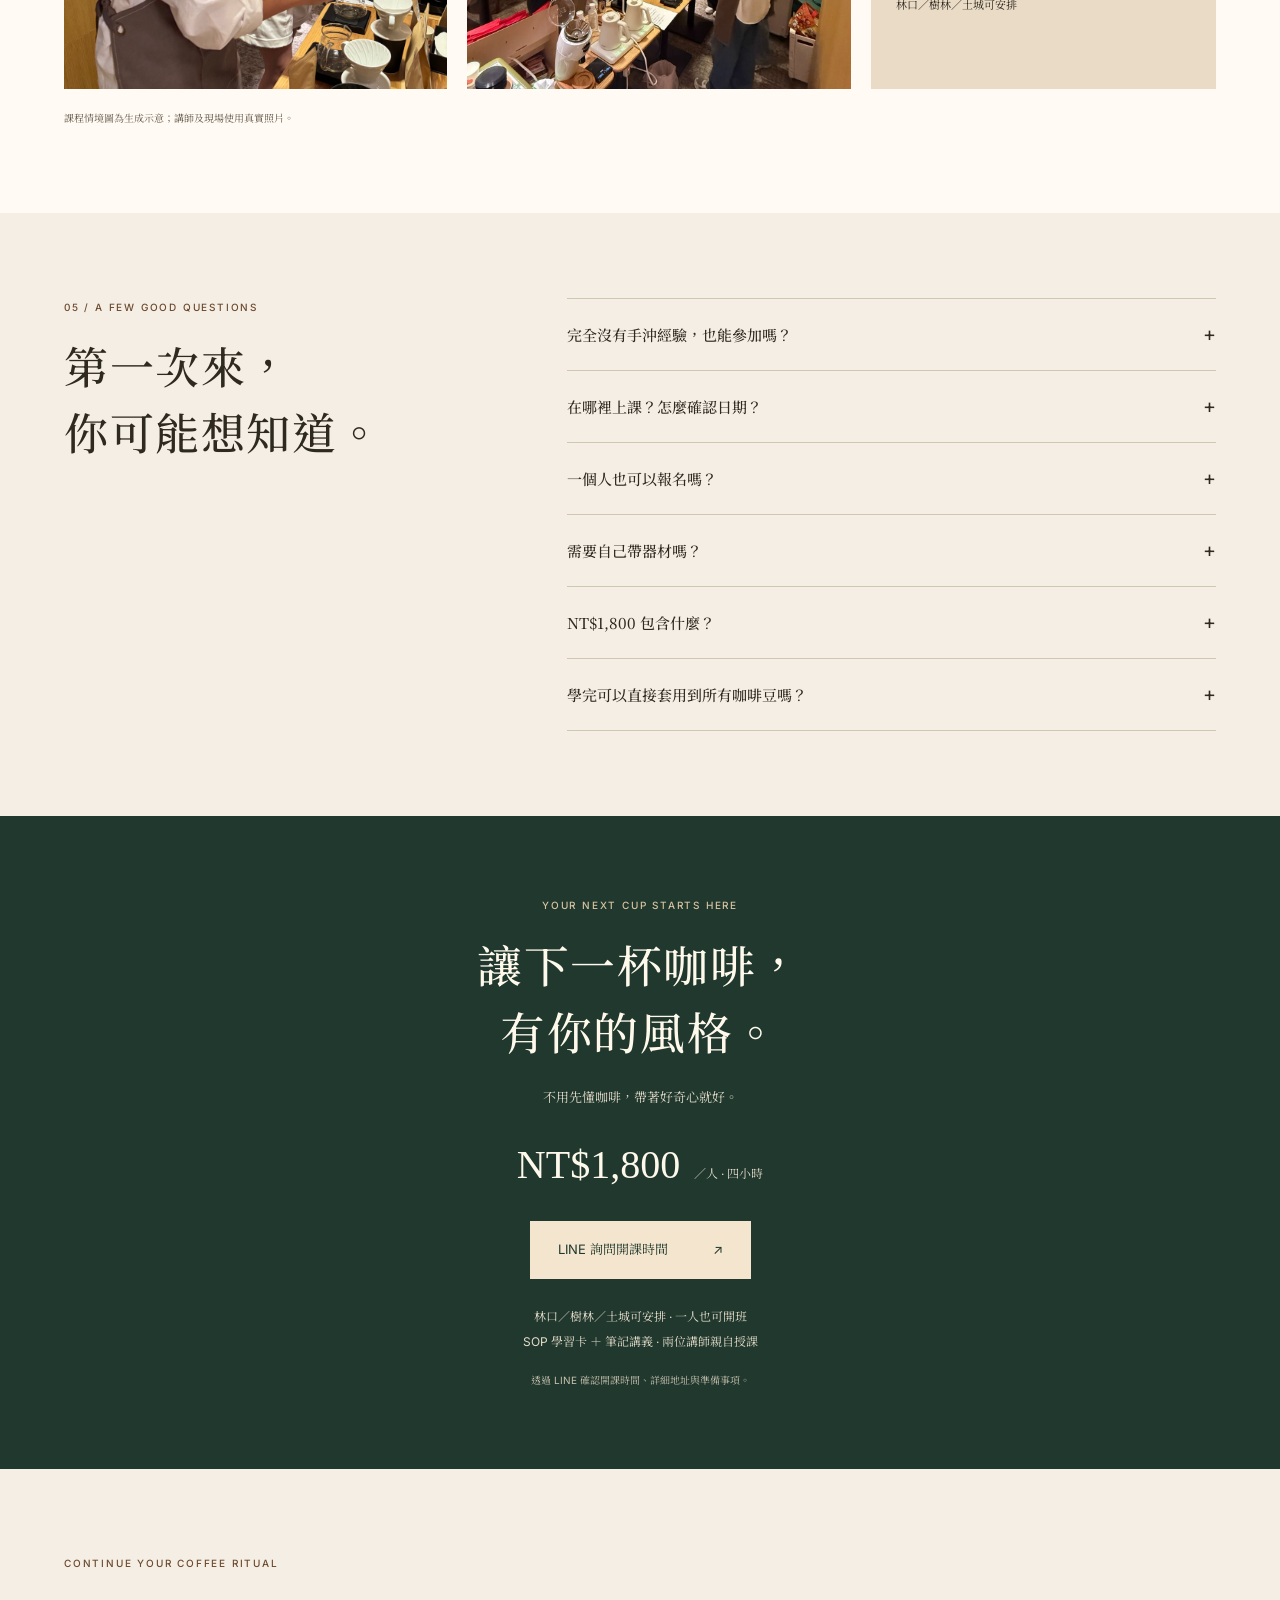
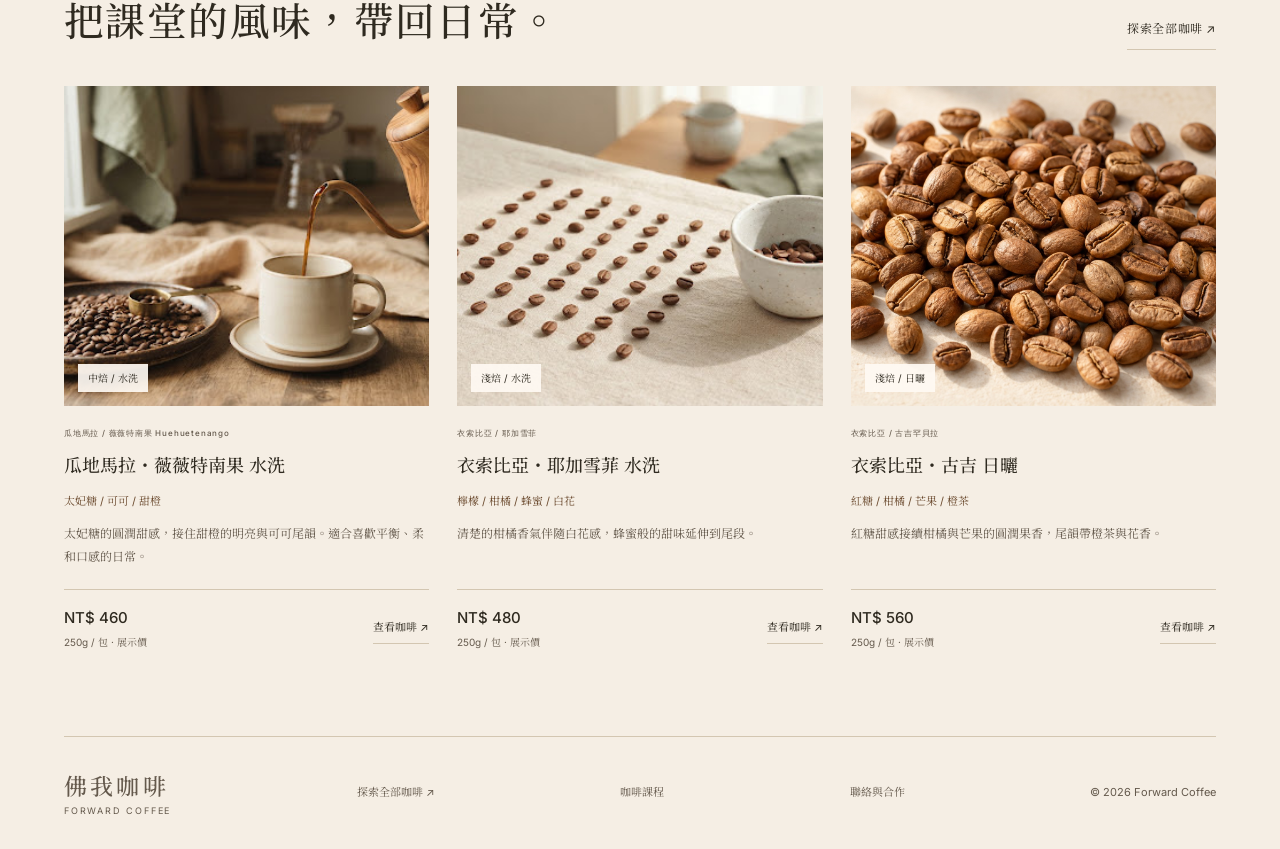
<file: courses.html>
<!doctype html>
<html lang="zh-TW" data-theme="terra">
<head>
  <meta charset="utf-8">
  <meta name="viewport" content="width=device-width,initial-scale=1">
  <title>好好手沖咖啡課程｜佛我咖啡</title>
  <meta name="description" content="佛我咖啡好好手沖：四小時新手手沖體驗課，每人 NT$1,800，由阿勳與露露授課，學習 SOP、4:6 沖法、四大參數與選豆。林口、樹林、土城可安排，一人也可開班。">
  <link rel="preconnect" href="https://fonts.googleapis.com">
  <link href="https://fonts.googleapis.com/css2?family=Inter:wght@400;500;600&family=Noto+Serif+TC:wght@400;500;600;700&display=swap" rel="stylesheet">
  <link rel="stylesheet" href="assets/home.css?v=20261022-forward7">
  <link rel="stylesheet" href="assets/commerce.css?v=20261022-forward7">
  <link rel="stylesheet" href="assets/responsive.css?v=20261022-forward7">
  <link rel="stylesheet" href="assets/courses.css?v=20261022-forward7">
  <link rel="preload" as="image" href="assets/courses/hero-stitch.jpg">
  <script src="assets/en-dictionary.js?v=20261022-forward7" defer></script>
  <script src="assets/i18n.js?v=20261022-forward7" defer></script>
  <script src="assets/catalog-data.js?v=20261022-forward7" defer></script>
  <script src="assets/store.js?v=20261022-forward7" defer></script>
  <script src="assets/commerce.js?v=20261022-forward7" defer></script>
  <script src="assets/course-data.js?v=20261022-forward7" defer></script>
  <script src="assets/courses.js?v=20261022-forward7" defer></script>
<link rel="stylesheet" href="assets/premium.css?v=20261022-forward7"><script src="assets/motion.js?v=20261022-forward7" defer></script></head>
<body data-page="courses" class="courses-page">
  <a class="skip-link" href="#course-main">跳到主要內容</a>
  <header class="site-header is-scrolled course-header">
    <div class="nav-shell">
      <a class="brand" href="index.html"><span class="store-brand">佛我咖啡</span><small>FORWARD COFFEE</small></a>
      <nav id="course-nav" aria-label="主要導覽"><a href="shop.html">咖啡選購</a><a href="courses.html" aria-current="page">咖啡課程</a><a href="#learn">你會學到</a><a href="#teachers">認識講師</a><a href="#course-faq">常見問題</a></nav>
      <div class="nav-actions">
        <a class="icon-button" href="checkout.html" aria-label="前往購物車"><svg viewBox="0 0 24 24" aria-hidden="true"><path d="M5 7h14l1 14H4L5 7Z M8 9V6a4 4 0 0 1 8 0v3"/></svg></a>
        <button class="icon-button menu-button" id="course-menu-toggle" type="button" aria-controls="course-nav" aria-expanded="false" aria-label="開啟選單"><svg viewBox="0 0 24 24" aria-hidden="true"><path d="M3 6h18M3 12h18M3 18h18"/></svg></button>
      </div>
    </div>
  </header>
  <main id="course-main"><p class="wrapper loading-message">正在載入課程內容…</p></main>
  <footer class="commerce-footer wrapper course-footer"><a class="brand" href="index.html"><span class="store-brand">佛我咖啡</span><small>FORWARD COFFEE</small></a><a href="shop.html">探索全部咖啡 ↗</a><a href="courses.html">咖啡課程</a><a href="about.html#contact">聯絡與合作</a><span>© 2026 Forward Coffee</span></footer>
  <div id="app-toast" role="status" aria-live="polite" hidden></div>
</body>
</html>
</file>
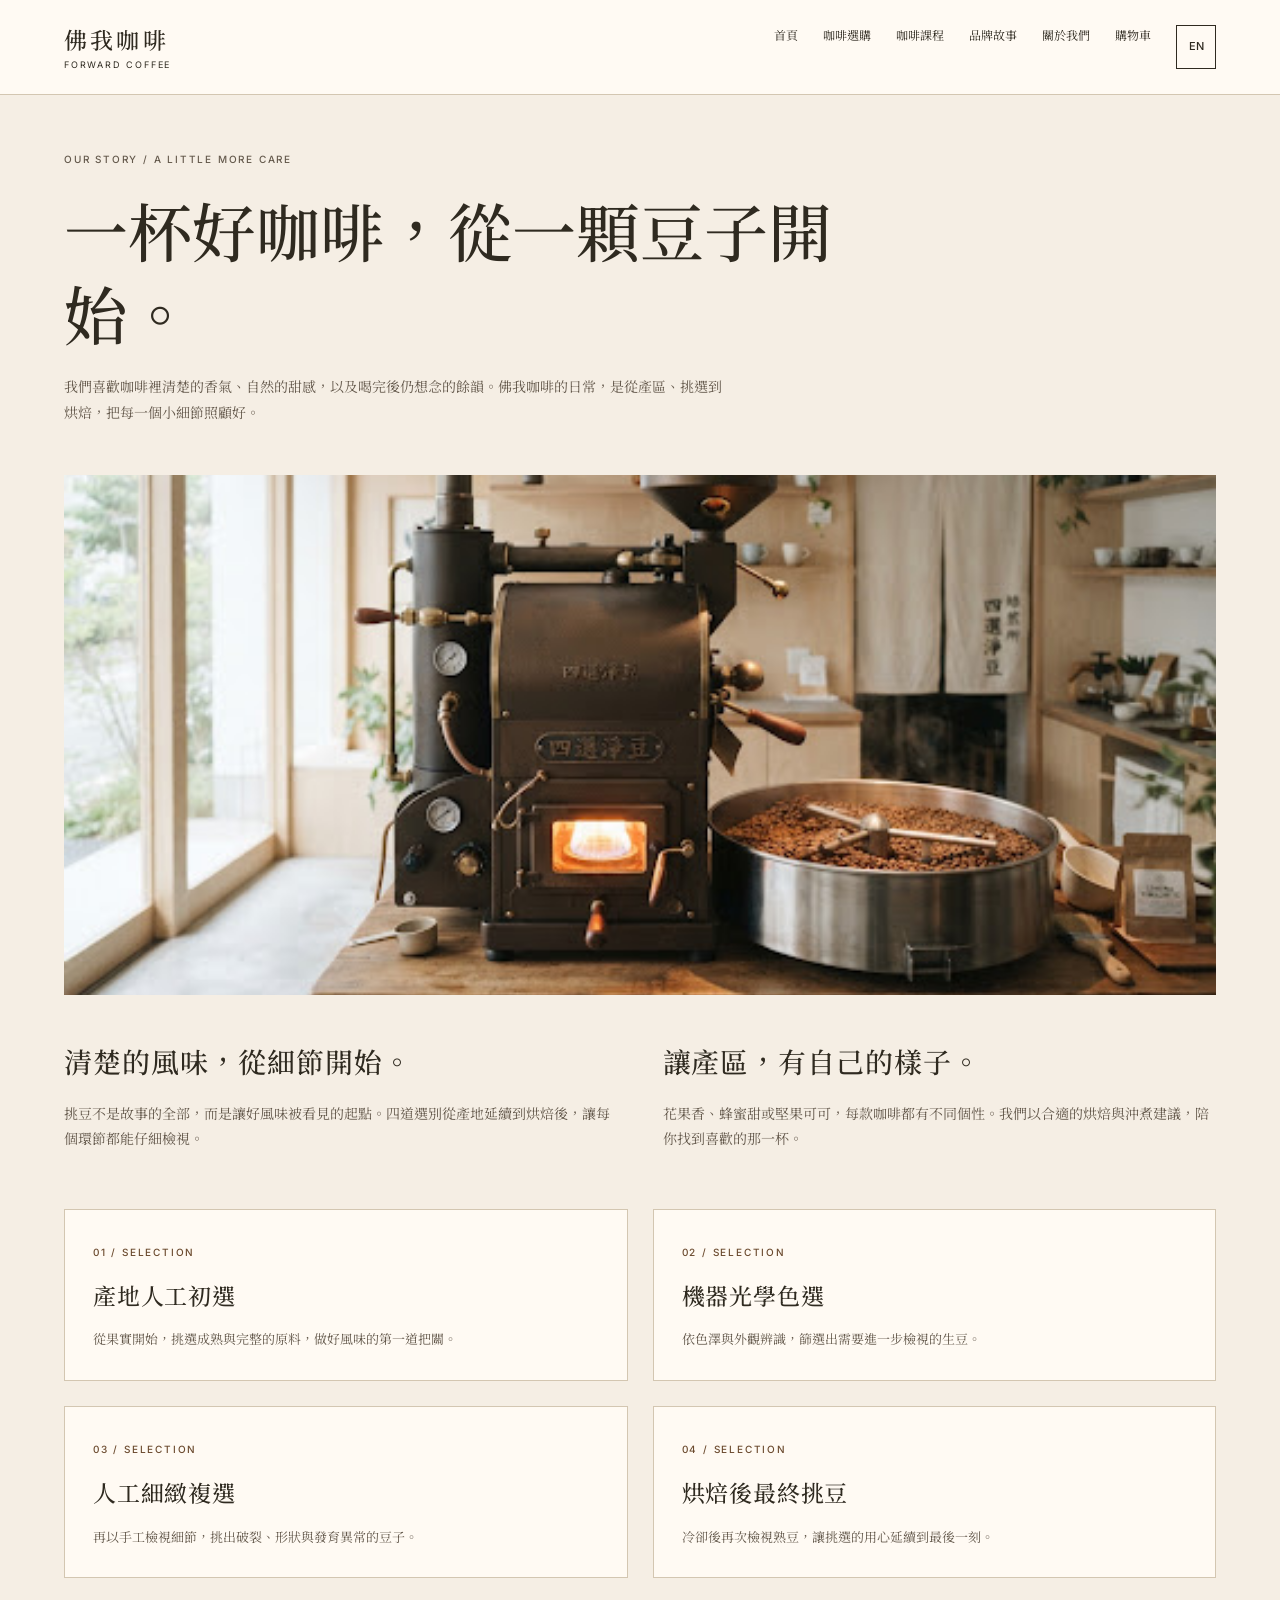
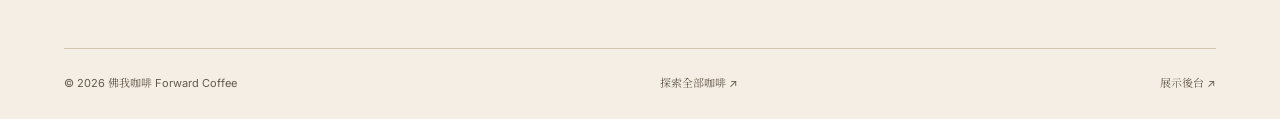
<file: story.html>
<!doctype html><html lang="zh-TW"><head><meta charset="utf-8"><meta name="viewport" content="width=device-width,initial-scale=1"><title>品牌故事｜佛我咖啡</title><link rel="stylesheet" href="assets/home.css?v=20261022-forward7"><link rel="stylesheet" href="assets/commerce.css?v=20261022-forward7"><link rel="stylesheet" href="assets/responsive.css?v=20261022-forward7"><script src="assets/en-dictionary.js?v=20261022-forward7" defer></script><script src="assets/i18n.js?v=20261022-forward7" defer></script><link rel="preconnect" href="https://fonts.googleapis.com"><link href="https://fonts.googleapis.com/css2?family=Inter:wght@400;500;600&family=Noto+Serif+TC:wght@400;500;600&display=swap" rel="stylesheet"><link rel="stylesheet" href="assets/courses.css?v=20261022-forward7"><link rel="stylesheet" href="assets/premium.css?v=20261022-forward7"><script src="assets/motion.js?v=20261022-forward7" defer></script></head><body data-page="editorial"><a class="skip-link" href="#editorial-main">跳到主要內容</a><header class="shop-header"><div class="wrapper shop-nav"><a class="brand" href="index.html"><span class="store-brand">佛我咖啡</span><small>FORWARD COFFEE</small></a><nav aria-label="商店導覽"><a href="index.html">首頁</a><a href="shop.html">咖啡選購</a><a href="courses.html">咖啡課程</a><a href="story.html">品牌故事</a><a href="about.html">關於我們</a><a href="checkout.html">購物車</a></nav></div></header><main class="wrapper editorial-main" id="editorial-main"><div class="editorial-lead"><p class="section-kicker">OUR STORY / A LITTLE MORE CARE</p><h1>一杯好咖啡，從一顆豆子開始。</h1><p>我們喜歡咖啡裡清楚的香氣、自然的甜感，以及喝完後仍想念的餘韻。佛我咖啡的日常，是從產區、挑選到烘焙，把每一個小細節照顧好。</p></div><img class="editorial-photo" src="assets/aec8aec76219.jpg" alt="暖光下的咖啡烘焙機與冷卻盤"><div class="editorial-columns"><section><h2>清楚的風味，從細節開始。</h2><p>挑豆不是故事的全部，而是讓好風味被看見的起點。四道選別從產地延續到烘焙後，讓每個環節都能仔細檢視。</p></section><section><h2>讓產區，有自己的樣子。</h2><p>花果香、蜂蜜甜或堅果可可，每款咖啡都有不同個性。我們以合適的烘焙與沖煮建議，陪你找到喜歡的那一杯。</p></section></div><div class="editorial-steps"><article><span class="section-kicker">01 / SELECTION</span><h2>產地人工初選</h2><p>從果實開始，挑選成熟與完整的原料，做好風味的第一道把關。</p></article><article><span class="section-kicker">02 / SELECTION</span><h2>機器光學色選</h2><p>依色澤與外觀辨識，篩選出需要進一步檢視的生豆。</p></article><article><span class="section-kicker">03 / SELECTION</span><h2>人工細緻複選</h2><p>再以手工檢視細節，挑出破裂、形狀與發育異常的豆子。</p></article><article><span class="section-kicker">04 / SELECTION</span><h2>烘焙後最終挑豆</h2><p>冷卻後再次檢視熟豆，讓挑選的用心延續到最後一刻。</p></article></div></main><footer class="commerce-footer wrapper"><span>© 2026 佛我咖啡 Forward Coffee</span><a href="shop.html">探索全部咖啡 ↗</a><a href="admin-orders.html">展示後台 ↗</a></footer></body></html>
</file>
<file: assets/home.css>
:root,[data-theme="terra"]{--paper:245 238 228;--card:255 250 243;--stage:233 219 197;--ink:47 42 32;--muted:100 89 76;--line:211 198 177;--primary:107 74 46;--primary-hover:77 51 31;--on-primary:255 250 243;--accent:84 108 49;--on-accent:255 255 247;--highlight:229 207 166}
[data-theme="forest"]{--paper:236 239 226;--card:249 250 240;--stage:186 207 177;--ink:26 50 40;--muted:75 98 81;--line:186 201 178;--primary:25 71 53;--primary-hover:14 51 36;--on-primary:249 250 240;--accent:127 83 43;--on-accent:255 250 243;--highlight:235 200 134}
[data-theme="cobalt"]{--paper:238 236 248;--card:249 247 255;--stage:202 204 234;--ink:32 37 74;--muted:89 89 120;--line:196 196 220;--primary:44 62 158;--primary-hover:28 43 120;--on-primary:255 255 255;--accent:115 67 124;--on-accent:255 255 255;--highlight:246 213 93}
[data-theme="nocturne"]{--paper:24 30 29;--card:34 43 40;--stage:55 70 60;--ink:246 239 219;--muted:188 193 174;--line:79 91 77;--primary:239 181 123;--primary-hover:249 207 160;--on-primary:30 36 29;--accent:187 211 145;--on-accent:24 34 23;--highlight:224 176 107;color-scheme:dark}
*{box-sizing:border-box}html{scroll-behavior:smooth;scroll-padding-top:100px}body{margin:0;background:rgb(var(--paper));color:rgb(var(--ink));font-family:Inter,'Noto Serif TC',serif;font-size:14px;line-height:1.8;-webkit-font-smoothing:antialiased}button,input{font:inherit}button,a{-webkit-tap-highlight-color:transparent}button{cursor:pointer}a{color:inherit;text-decoration:none}button{background:none;color:inherit;border:0}img{max-width:100%;display:block}h1,h2,h3,p,figure{margin:0}h1,h2,h3{font-family:'Noto Serif TC',serif;font-weight:500}ul,ol{margin:0;padding:0}svg{width:22px;height:22px;fill:none;stroke:currentColor;stroke-width:1.4;stroke-linecap:round;stroke-linejoin:round}[hidden]{display:none!important}::selection{background:rgb(var(--highlight));color:#232e1e}:where(a,button,input,summary):focus-visible{outline:2px solid rgb(var(--primary));outline-offset:5px}.sr-only{position:absolute;width:1px;height:1px;overflow:hidden;clip:rect(0,0,0,0);white-space:nowrap}.skip-link{position:fixed;z-index:100;top:8px;left:8px;padding:12px;background:rgb(var(--card));color:rgb(var(--ink));transform:translateY(-160%)}.skip-link:focus{transform:none}.wrapper{width:calc(100% - 128px);max-width:1200px;margin-inline:auto}.section-space{padding-block:88px}.section-kicker{font:500 10px/1.8 Inter,sans-serif;letter-spacing:.18em;color:rgb(var(--primary));margin-bottom:16px}h2{font-size:clamp(28px,3.1vw,42px);line-height:1.55;letter-spacing:.035em}.section-heading{display:flex;justify-content:space-between;align-items:flex-end;gap:36px;margin-bottom:36px}.text-link{display:inline-flex;align-items:center;gap:24px;font-size:12px;letter-spacing:.05em;padding:9px 0;border-bottom:1px solid rgb(var(--line));transition:color .2s}.text-link:hover{color:rgb(var(--primary))}.text-link>span{font-size:18px}.section-description{max-width:360px;color:rgb(var(--muted));font-size:13px;line-height:2}
/* Navigation and the complete homepage controls. */
.site-header{position:fixed;inset:0 0 auto;z-index:50;color:#fffaf2;background:transparent;transition:background .25s,color .25s}.site-header.is-scrolled,.site-header.is-menu-open{background:rgb(var(--card) / .98);color:rgb(var(--ink));border-bottom:1px solid rgb(var(--line))}.nav-shell{width:calc(100% - 128px);max-width:1320px;margin:auto;min-height:90px;display:flex;align-items:center;justify-content:space-between;gap:28px}.brand{display:flex;flex-direction:column;flex-shrink:0}.brand>span{font:500 23px/1.5 'Noto Serif TC',serif;letter-spacing:.14em}.brand>small{font:400 9px/1.5 Inter,sans-serif;letter-spacing:.2em}.site-header nav{display:flex;gap:24px;font-size:12px;letter-spacing:.05em}.site-header nav>a{padding:12px 0;border-bottom:1px solid transparent}.site-header nav>a:hover{border-color:currentColor}.nav-actions{display:flex;align-items:center;gap:12px}.icon-button{width:36px;height:40px;display:inline-flex;align-items:center;justify-content:center;flex-shrink:0;padding:6px}.menu-button{display:none}.site-header :where(a,button):focus-visible{outline-color:currentColor}.theme-control{position:relative}.theme-toggle{display:flex;align-items:center;gap:8px;font-size:11px;padding:10px 0;min-height:40px}.current-color{width:14px;height:14px;background:rgb(var(--primary));border:1px solid currentColor;border-radius:50%}.theme-options{position:absolute;top:calc(100% + 15px);right:0;width:180px;padding:16px;background:rgb(var(--card));color:rgb(var(--ink));border:1px solid rgb(var(--line));box-shadow:0 8px 28px rgb(0 0 0 / .12)}.theme-options>p{font-size:11px;color:rgb(var(--muted));margin-bottom:10px}.theme-options button{width:100%;display:flex;gap:10px;align-items:center;font-size:12px;padding:9px 4px;border-bottom:1px solid transparent}.theme-options button[aria-pressed="true"]{border-color:rgb(var(--primary));color:rgb(var(--primary))}.swatch{height:18px;width:18px;border-radius:50%;border:1px solid rgb(0 0 0 / .12)}.swatch-terra{background:#6b4a2e}.swatch-forest{background:#194735}.swatch-cobalt{background:#2c3e9e}.swatch-nocturne{background:#efb57b}
/* The photograph stays natural in every color theme. */
.coffee-hero{position:relative;min-height:700px;height:100svh;max-height:1100px;isolation:isolate;overflow:hidden;overflow:clip;color:#fffaf2;background:#1c1009}.hero-background,.hero-overlay{position:absolute;inset:0;z-index:-1}.hero-background img{width:100%;height:100%;object-fit:cover;object-position:center;animation:roast-breathe 24s ease-in-out infinite alternate}.hero-overlay{background:linear-gradient(180deg,rgba(12,8,4,.48),rgba(12,8,4,.4) 35%,rgba(12,8,4,.59) 70%,rgba(12,8,4,.75))}.hero-content{height:100%;display:flex;flex-direction:column;align-items:center;justify-content:center;text-align:center;padding:110px 24px 120px}.hero-eyebrow{font:400 11px/1.6 Inter,sans-serif;letter-spacing:.35em;margin-bottom:26px}.coffee-hero h1{font-size:clamp(44px,5.25vw,78px);line-height:1.6;letter-spacing:.08em;color:#fffaf2;text-shadow:0 2px 24px rgb(0 0 0 / .22)}.hero-rule{width:38px;height:1px;background:#fffaf2;opacity:.6;margin:26px 0}.hero-description{font-size:13px;line-height:2.2;letter-spacing:.09em;margin-bottom:32px;text-shadow:0 1px 6px rgb(0 0 0 / .4)}.hero-actions{display:flex;justify-content:center;gap:16px;flex-wrap:wrap}.hero-buy,.hero-story{display:inline-flex;justify-content:center;align-items:center;gap:28px;padding:14px 24px;font-size:12px;letter-spacing:.06em;min-height:50px;border:1px solid #fffaf2;transition:background .2s}.hero-buy{background:#fffaf2;color:#302218}.hero-story{background:rgba(12,8,4,.15);color:#fffaf2}.hero-buy:hover{background:#e8d4b7}.hero-story:hover{background:rgba(255,250,242,.15)}.coffee-hero :where(a,button):focus-visible{outline-color:#fffaf2}.hero-bottom{position:absolute;bottom:24px;left:64px;right:64px;display:grid;grid-template-columns:1fr 1fr 1fr;align-items:end;font-size:10px;letter-spacing:.1em}.hero-roast-note{padding-bottom:8px}.hero-roast-note>span{margin:0 10px;opacity:.6}.scroll-cue{display:flex;flex-direction:column;align-items:center;gap:12px;justify-self:center;font-size:9px;letter-spacing:.2em}.scroll-line{display:block;width:1px;height:30px;background:rgba(255,250,242,.4);position:relative;overflow:hidden}.scroll-line::after{content:'';position:absolute;left:0;top:0;width:1px;height:16px;background:#fffaf2;animation:scroll-trace 2.5s ease-in-out infinite}#motion-toggle{display:flex;gap:8px;align-items:center;padding:6px;min-height:36px;justify-self:end;font-size:10px}
.brand-notes{display:grid;grid-template-columns:repeat(3,1fr);border-bottom:1px solid rgb(var(--line));padding-block:30px;text-align:center}.brand-notes p{font-size:13px}.brand-notes p+p{border-left:1px solid rgb(var(--line))}.brand-notes span{display:block;font:500 9px/1.6 Inter,sans-serif;letter-spacing:.14em;color:rgb(var(--muted));margin-bottom:7px}.brand-intro{text-align:center;padding:88px 0 0}.brand-intro h2{font-size:clamp(26px,3.2vw,44px)}.intro-copy{color:rgb(var(--muted));font-size:14px;line-height:2.1;margin:24px auto 20px;max-width:680px}
/* A real three-coffee collection with flavor filtering and search. */
.collection-controls{display:flex;justify-content:space-between;align-items:center;gap:18px;margin-bottom:28px;border-bottom:1px solid rgb(var(--line));padding-bottom:15px}.flavor-filters{display:flex;gap:22px;flex-wrap:wrap}.flavor-filters button{padding:8px 0;color:rgb(var(--muted));font-size:12px;border-bottom:1px solid transparent}.flavor-filters button[aria-pressed="true"]{color:rgb(var(--primary));border-color:rgb(var(--primary))}.collection-count{font-size:10px;color:rgb(var(--muted));flex-shrink:0}.coffee-grid{display:grid;grid-template-columns:repeat(3,minmax(0,1fr));gap:28px}.coffee-card{min-width:0}.product-photo{position:relative;display:block;overflow:hidden;background:rgb(var(--stage));aspect-ratio:1.14}.product-photo img{height:100%;width:100%;object-fit:cover;transition:transform .6s}.product-photo:hover img{transform:scale(1.04)}.roast-label{position:absolute;left:14px;bottom:14px;background:rgb(var(--card) / .92);padding:5px 10px;font-size:10px;color:rgb(var(--ink))}.product-copy{padding-top:21px}.product-origin{font:500 8px/1.6 Inter,sans-serif;letter-spacing:.1em;color:rgb(var(--muted));margin-bottom:9px}.product-copy h3{font-size:18px;line-height:1.7}.flavor-line{color:rgb(var(--primary));font-size:11px;margin:12px 0}.product-description{color:rgb(var(--muted));font-size:12px;line-height:1.9;min-height:46px}.product-bottom{display:flex;align-items:center;justify-content:space-between;gap:12px;margin-top:20px;border-top:1px solid rgb(var(--line));padding-top:16px}.product-bottom p{display:flex;flex-direction:column}.product-bottom strong{font:500 15px/1.6 Inter,sans-serif}.product-bottom p>span{font-size:10px;color:rgb(var(--muted));margin-top:3px}.product-link{font-size:11px;border-bottom:1px solid rgb(var(--line));padding:5px 0}.product-link>span{margin-left:8px}.coffee-empty{padding:40px 0;text-align:center}.coffee-empty .text-link{margin:16px}
.roastery-story{display:grid;grid-template-columns:1fr 1fr;background:rgb(var(--card))}.roastery-photo{min-height:480px}.roastery-photo img{width:100%;height:100%;object-fit:cover}.roastery-copy{align-self:center;padding:60px 64px;max-width:660px}.roastery-copy>p:not(.section-kicker){color:rgb(var(--muted));font-size:13px;line-height:2.1;max-width:400px;margin:25px 0}.story-footnote{display:flex;gap:22px;padding-top:26px;margin-top:35px;border-top:1px solid rgb(var(--line));font-size:11px;color:rgb(var(--muted))}
.process-layout{display:grid;grid-template-columns:1.12fr 1fr;gap:60px;align-items:start}.process-figure img{height:440px;object-fit:cover;width:100%;background:rgb(var(--stage))}.process-figure figcaption{display:flex;justify-content:space-between;gap:12px;margin-top:14px;font-size:10px;color:rgb(var(--muted))}.process-figure figcaption>span:last-child{font:500 8px/1.8 Inter,sans-serif;letter-spacing:.12em}.process-step{width:100%;display:flex;align-items:flex-start;gap:19px;padding:22px 0;text-align:left;border-bottom:1px solid rgb(var(--line))}.process-step:first-child{border-top:1px solid rgb(var(--line))}.step-number{font:400 16px/1.7 Inter,sans-serif;color:rgb(var(--muted));padding-top:3px}.step-copy{flex:1}.step-copy strong{display:block;font:500 18px/1.8 'Noto Serif TC',serif}.step-copy>span{display:none;font-size:12px;color:rgb(var(--muted));line-height:2;margin-top:9px}.step-arrow{font-size:22px;opacity:.5}.process-step[aria-pressed="true"]{border-bottom-color:rgb(var(--primary))}.process-step[aria-pressed="true"] .step-number,.process-step[aria-pressed="true"] strong,.process-step[aria-pressed="true"] .step-arrow{color:rgb(var(--primary));opacity:1}.process-step[aria-pressed="true"] .step-copy>span{display:block}.process-story-link{margin-top:25px}
.ritual-section{background:rgb(var(--card));padding-block:80px}.ritual-layout{display:grid;grid-template-columns:1fr 1.1fr;gap:70px;align-items:center}.ritual-copy>p:not(.section-kicker){color:rgb(var(--muted));margin:25px 0;font-size:13px;line-height:2}.ritual-steps{list-style:none;margin-bottom:23px}.ritual-steps li{display:flex;gap:18px;padding:16px 0;border-top:1px solid rgb(var(--line))}.ritual-steps li>span{font:400 11px/2 Inter,sans-serif;color:rgb(var(--primary));padding-top:3px}.ritual-steps h3{font-size:16px;margin-bottom:4px}.ritual-steps p{font-size:11px;color:rgb(var(--muted))}.ritual-photo{height:570px}.ritual-photo img{height:100%;width:100%;object-fit:cover;object-position:30% center}
.faq-section{display:grid;grid-template-columns:1fr 1.45fr;gap:70px}.faq-heading .text-link{margin-top:24px}.faq-list details{border-bottom:1px solid rgb(var(--line))}.faq-list details:first-child{border-top:1px solid rgb(var(--line))}.faq-list summary{cursor:pointer;list-style:none;padding:22px 0;display:flex;justify-content:space-between;align-items:center;gap:15px;font:500 15px/1.8 'Noto Serif TC',serif}.faq-list summary::-webkit-details-marker{display:none}.faq-list summary>span{font:400 20px/1 Inter,sans-serif;transition:transform .2s;flex-shrink:0}.faq-list details[open] summary>span{transform:rotate(45deg)}.faq-list details>p{padding:0 30px 24px 0;line-height:2.1;font-size:12px;color:rgb(var(--muted))}.faq-list details a{text-decoration:underline;text-underline-offset:3px}.closing-section{background:rgb(var(--primary));color:rgb(var(--on-primary));padding-block:65px}.closing-content{display:flex;align-items:center;justify-content:space-between;gap:40px}.closing-content .section-kicker{color:inherit;opacity:.85}.closing-content h2{font-size:34px;line-height:1.7}.closing-button{display:inline-flex;align-items:center;gap:60px;border:1px solid currentColor;padding:18px 24px;font-size:12px}.closing-button:hover{background:rgb(var(--on-primary) / .08)}.closing-button:focus-visible{outline-color:currentColor}
.site-footer{background:rgb(var(--card));padding-top:65px}.footer-top{display:grid;grid-template-columns:1.8fr 1fr 1fr 1fr;gap:50px;padding-bottom:50px}.footer-brand>span{font-size:25px}.footer-brand>small{font-size:9px;color:rgb(var(--muted))}.footer-top>div>p{color:rgb(var(--muted));font-size:12px;margin-top:20px;line-height:2}.footer-top h2{font-size:13px;margin-bottom:18px}.footer-top>div:not(:first-child)>a{display:block;font-size:11px;color:rgb(var(--muted));padding:5px 0}.footer-top a:hover{color:rgb(var(--primary))}.footer-bottom{display:flex;justify-content:space-between;border-top:1px solid rgb(var(--line));padding:20px 0;font-size:9px;color:rgb(var(--muted))}
.search-dialog{width:calc(100% - 40px);max-width:530px;background:rgb(var(--card));color:rgb(var(--ink));border:1px solid rgb(var(--line));padding:45px 35px;margin:auto}.search-dialog::backdrop{background:rgba(0,0,0,.6)}.search-close{position:absolute;top:8px;right:8px}.search-close button{font-size:26px}.search-dialog h2{font-size:28px}.search-dialog>p{font-size:12px;color:rgb(var(--muted));margin:15px 0 25px}.search-dialog #coffee-search-form{display:flex;gap:10px;margin-bottom:15px}.search-dialog input{width:100%;min-width:0;background:rgb(var(--paper));color:rgb(var(--ink));border:1px solid rgb(var(--line));padding:12px;font-size:12px}.search-submit{flex-shrink:0;padding:12px 16px;background:rgb(var(--primary));color:rgb(var(--on-primary));font-size:12px}
@keyframes roast-breathe{from{transform:scale(1)}to{transform:scale(1.07)}}@keyframes scroll-trace{from{transform:translateY(-18px)}to{transform:translateY(34px)}}[data-motion="paused"] .coffee-hero *,[data-motion="paused"] .coffee-hero *::after{animation-play-state:paused!important}
@media(max-width:1150px){.nav-shell,.wrapper{width:calc(100% - 80px)}.site-header nav{gap:16px;font-size:11px}.nav-shell{gap:20px}.nav-actions{gap:7px}.hero-bottom{left:40px;right:40px}.roastery-copy{padding:45px 40px}.process-layout{gap:35px}.ritual-layout{gap:40px}.faq-section{gap:40px}.footer-top{gap:30px}}
@media(max-width:980px){.menu-button{display:inline-flex}.site-header nav{display:none;position:absolute;top:89px;left:0;right:0;padding:14px 40px 25px;background:rgb(var(--card));color:rgb(var(--ink));border-bottom:1px solid rgb(var(--line));font-size:14px}.site-header.is-menu-open nav{display:flex;flex-direction:column;gap:0}.site-header nav>a{padding:12px 0;border-bottom:1px solid rgb(var(--line))}.coffee-grid{gap:20px}.product-copy h3{font-size:16px}.roastery-copy h2{font-size:29px}.process-figure img{height:420px}.step-copy strong{font-size:16px}.ritual-photo{height:550px}.footer-top{grid-template-columns:1.5fr 1fr 1fr;gap:30px}.footer-top>div:last-child{grid-column:2/4;display:flex;gap:25px;align-items:center}.footer-top>div:last-child h2{margin:0}.footer-top>div:last-child a{display:inline-block}}
@media(max-width:767px){html{scroll-padding-top:90px}.wrapper{width:calc(100% - 40px)}.section-space{padding-block:58px}.section-heading{align-items:flex-start;flex-direction:column;gap:20px;margin-bottom:27px}.section-heading h2{font-size:30px}.section-kicker{font-size:9px;letter-spacing:.13em;margin-bottom:12px}.section-description{font-size:12px}.nav-shell{width:calc(100% - 32px);min-height:78px;gap:10px}.brand>span{font-size:21px}.brand>small{font-size:7px;letter-spacing:.15em}.nav-actions{gap:2px}.icon-button{width:30px;height:38px;padding:4px}.icon-button svg{width:19px;height:19px}.theme-toggle{font-size:10px;gap:5px;padding:8px 4px}.current-color{width:12px;height:12px}.site-header nav{top:77px;padding-inline:20px}.theme-options{right:-52px;width:175px}.coffee-hero{min-height:650px;max-height:950px}.hero-content{padding:105px 20px 125px}.hero-background img{object-position:62% center}.hero-overlay{background:linear-gradient(180deg,rgba(12,8,4,.52),rgba(12,8,4,.56) 65%,rgba(12,8,4,.76))}.hero-eyebrow{font-size:10px;letter-spacing:.26em;margin-bottom:24px}.coffee-hero h1{font-size:clamp(28px,8.8vw,58px);letter-spacing:.04em;line-height:1.7}.hero-rule{margin:23px 0}.hero-description{font-size:11px;line-height:2.1;letter-spacing:.025em;margin-bottom:27px;max-width:350px}.hero-actions{gap:12px}.hero-buy,.hero-story{padding:13px 15px;gap:14px;font-size:10px;min-height:47px}.hero-bottom{left:20px;right:20px;bottom:22px;grid-template-columns:1fr 1fr}.hero-roast-note{display:none}.scroll-cue{justify-self:start;align-items:flex-start;font-size:8px}.brand-notes{padding-block:22px}.brand-notes p{font-size:10px;line-height:1.8;padding:0 9px}.brand-notes span{font-size:7px;letter-spacing:.06em}.brand-intro{padding-top:54px}.brand-intro h2{font-size:25px}.intro-copy{font-size:12px;line-height:2.1;margin:21px auto 16px}.intro-copy br{display:none}.collection-controls{align-items:flex-start;flex-direction:column;gap:8px}.flavor-filters{gap:22px}.flavor-filters button{font-size:11px}.coffee-grid{grid-template-columns:1fr;gap:35px}.product-photo{aspect-ratio:1.35}.product-copy{padding-top:17px}.product-copy h3{font-size:19px}.product-description{min-height:0;font-size:12px}.product-origin{font-size:9px}.product-bottom{margin-top:18px}.coffee-card{padding-bottom:8px}.roastery-story{grid-template-columns:1fr}.roastery-photo{min-height:0;height:300px}.roastery-copy{padding:43px 25px 45px}.roastery-copy h2{font-size:29px}.story-footnote{margin-top:27px;padding-top:21px}.process-layout{grid-template-columns:1fr;gap:25px}.process-figure img{height:auto;aspect-ratio:1.35}.process-step{padding:20px 0}.step-copy strong{font-size:17px}.step-copy>span{font-size:12px}.process-story-link{margin-top:20px}.ritual-section{padding-block:52px}.ritual-layout{grid-template-columns:1fr;gap:35px}.ritual-copy h2{font-size:30px}.ritual-photo{height:350px;order:-1}.ritual-photo img{object-position:35% center}.ritual-copy>p:not(.section-kicker){font-size:12px}.ritual-steps p{font-size:12px}.faq-section{grid-template-columns:1fr;gap:30px}.faq-heading h2{font-size:30px}.faq-heading .text-link{margin-top:17px}.faq-list summary{font-size:14px;padding:21px 0}.faq-list details>p{padding-right:0}.closing-section{padding-block:43px}.closing-content{flex-direction:column;align-items:flex-start;gap:25px}.closing-content h2{font-size:29px}.closing-button{gap:55px;padding:16px 21px}.site-footer{padding-top:45px}.footer-top{grid-template-columns:1fr 1fr;gap:35px 28px;padding-bottom:35px}.footer-top>div:first-child{grid-column:1/3}.footer-top>div:last-child{grid-column:auto;display:block}.footer-top>div:last-child h2{margin-bottom:18px}.footer-top>div:last-child a{display:block}.footer-bottom{align-items:flex-start;gap:15px;font-size:8px}.search-dialog{padding:40px 22px}.search-dialog h2{font-size:25px}.search-dialog input{font-size:11px}.search-submit{padding-inline:12px}}
@media(max-width:359px){.nav-shell{width:calc(100% - 24px)}.brand>span{font-size:19px}.brand>small{font-size:6px}.nav-actions{gap:0}.icon-button{width:28px}.bag-link{display:none}.hero-actions{gap:10px}.hero-buy,.hero-story{padding:12px 13px;gap:10px}.brand-notes p{padding-inline:5px}.flavor-filters{gap:15px}.hero-description{font-size:10px}}
@media(prefers-reduced-motion:reduce){html{scroll-behavior:auto}*,*::before,*::after{animation:none!important;transition-duration:0s!important}}

.hero-carousel .hero-slide{position:absolute;inset:0;opacity:0;transition:opacity 1.2s ease;animation:roast-breathe 24s ease-in-out infinite alternate}.hero-carousel .hero-slide.is-active{opacity:1}.carousel-controls{position:absolute;left:50%;bottom:95px;transform:translateX(-50%);display:flex;align-items:center;gap:13px;color:#fffaf2;z-index:2}.carousel-controls button{width:25px;height:32px;padding:0;display:flex;align-items:center;justify-content:center}.carousel-controls button[data-slide]::before{content:'';width:6px;height:6px;border:1px solid #fffaf2;border-radius:50%}.carousel-controls button[aria-pressed=true]::before{background:#fffaf2}.carousel-controls>span{font:400 9px Inter,sans-serif;letter-spacing:.1em;margin-left:5px}@media(max-width:767px){.carousel-controls{bottom:98px;gap:10px}.hero-content{padding-bottom:155px}.carousel-controls>span{font-size:8px}}
</file>
<file: assets/responsive.css>
.language-switch{font:500 11px/1.4 Inter,sans-serif;display:inline-flex;align-items:center;justify-content:center;min-width:40px;min-height:44px;border:1px solid currentColor;padding:7px 9px;white-space:nowrap;flex-shrink:0;letter-spacing:0}
html[data-lang=en] h1,html[data-lang=en] h2,html[data-lang=en] h3{font-family:Georgia,'Times New Roman',serif;letter-spacing:0}
html[data-lang=en] .brand>span{font-family:Georgia,serif;letter-spacing:.03em;font-size:24px}
html[data-lang=en] .coffee-hero h1{font-size:clamp(40px,6.5vw,88px);line-height:1.13;letter-spacing:-.025em}
html[data-lang=en] .hero-description{letter-spacing:0;max-width:580px;line-height:1.9}
html[data-lang=en] .brand-notes p{line-height:1.6}
html[data-lang=en] .nav-shell{gap:16px}
html[data-lang=en] .site-header nav{gap:18px;letter-spacing:0}
.nav-actions .language-switch{border:0;padding-inline:6px}
.editorial-main{padding-top:55px;padding-bottom:70px}.editorial-lead{max-width:800px;margin-bottom:50px}.editorial-lead h1{font-size:clamp(32px,5vw,65px);line-height:1.3;margin:20px 0}.editorial-lead p{max-width:660px;color:rgb(var(--muted))}.editorial-photo{width:100%;max-height:520px;object-fit:cover;margin-bottom:45px}.editorial-columns{display:grid;grid-template-columns:1fr 1fr;gap:45px;margin:45px 0}.editorial-columns h2{font-size:28px;margin-bottom:18px}.editorial-columns p{color:rgb(var(--muted));margin:12px 0}.editorial-steps{display:grid;grid-template-columns:1fr 1fr;gap:25px}.editorial-steps article{padding:28px;background:rgb(var(--card));border:1px solid rgb(var(--line))}.editorial-steps h2{font-size:23px;margin:15px 0}.editorial-steps p{color:rgb(var(--muted));font-size:13px}.editorial-contact{border-top:1px solid rgb(var(--line));padding-top:40px;margin-top:40px}.editorial-contact a{overflow-wrap:anywhere}
@media(max-width:1150px){html[data-lang=en] .site-header nav{gap:12px;font-size:11px}}
@media(max-width:980px){html[data-lang=en] .site-header nav{font-size:14px;gap:0}.language-switch{font-size:11px}}
@media(max-width:767px){
 .nav-shell{gap:8px}.nav-actions{gap:0}.nav-actions .icon-button{width:30px;min-height:44px}.nav-actions .language-switch{min-width:34px;padding:5px}.theme-toggle{min-height:44px}.brand>span,html[data-lang=en] .brand>span{font-size:21px}.brand>small{font-size:6px}.site-header nav{max-height:calc(100svh - 78px);overflow:auto}.site-header nav>a{min-height:44px}.shop-nav nav{gap:10px 17px;align-items:center}.shop-nav nav a{display:inline-flex;align-items:center;min-height:44px}.shop-nav{gap:12px}.shop-nav .language-switch{margin-left:auto}
 html[data-lang=en] .coffee-hero{min-height:760px;max-height:none}html[data-lang=en] .hero-content{padding:110px 22px 155px}html[data-lang=en] .coffee-hero h1{font-size:clamp(39px,10vw,64px);line-height:1.13}html[data-lang=en] .hero-description{font-size:12px;line-height:1.85;margin-bottom:20px}html[data-lang=en] .hero-eyebrow{margin-bottom:20px}html[data-lang=en] .hero-rule{margin:20px 0}.hero-actions{max-width:100%}.hero-buy,.hero-story{min-height:44px}.carousel-controls button{min-width:30px;min-height:44px}.carousel-controls{bottom:91px}#motion-toggle{min-height:44px}.flavor-filters button{min-height:44px}
 .catalog-toolbar{grid-template-columns:minmax(0,1fr) minmax(0,1fr)}input,select,textarea{font-size:16px}.catalog-toolbar label,.form-grid label{min-width:0}.variant-options button{min-width:0;overflow-wrap:anywhere}.gallery-thumbs button{min-height:40px}.product-section h2{line-height:1.35}.flavor-profile i{flex:1;max-width:150px;min-width:35px}.flavor-profile small{white-space:nowrap}.record-list dd{min-width:0;overflow-wrap:anywhere}.modal-actions{flex-wrap:wrap}.modal-actions button{min-height:44px}.admin-sidebar nav a{min-height:44px;display:flex;align-items:center}.admin-topbar{align-items:center;flex-wrap:wrap}.admin-topbar .language-switch{margin-left:auto}.admin-panel,.admin-dialog{overflow-wrap:anywhere}.kpi-grid>a,.kpi-grid>div{min-width:0}.workflow-links a{overflow-wrap:anywhere;min-height:44px}.table-scroll{overscroll-behavior-inline:contain}.image-row-actions button{min-width:44px;min-height:44px}.admin-actions button,.admin-actions a{min-height:44px}.admin-dialog .modal-heading h2{min-width:0;line-height:1.3}.admin-dialog .modal-heading>button{min-width:44px;min-height:44px}
 .editorial-main{padding-top:35px}.editorial-columns,.editorial-steps{grid-template-columns:1fr;gap:25px}.editorial-lead{margin-bottom:30px}.editorial-photo{min-height:230px}.editorial-steps article{padding:22px}
}
@media(max-width:359px){.bag-link{display:inline-flex}.nav-actions .icon-button{width:26px}.nav-actions .language-switch{min-width:29px;font-size:10px}.nav-actions #search-open{display:none}.brand>span,html[data-lang=en] .brand>span{font-size:19px}.theme-toggle{padding-inline:2px}.hero-actions{flex-direction:column;width:100%;max-width:260px}.hero-description br{display:none}.catalog-toolbar{grid-template-columns:1fr}.brew-grid{grid-template-columns:1fr}.kpi-grid{grid-template-columns:1fr 1fr}.kpi-grid strong.money-kpi{font-size:16px}.cart-line{grid-template-columns:55px minmax(0,1fr)}.cart-line>img{width:55px;height:55px}}
@media(max-height:500px) and (max-width:980px){.coffee-hero,html[data-lang=en] .coffee-hero{height:auto;min-height:760px}.theme-options{max-height:calc(100svh - 100px);overflow:auto}}

.carousel-controls>span{white-space:nowrap}.nav-actions .icon-button{min-width:36px}@media(max-width:767px){.nav-actions .icon-button{min-width:44px;width:44px}.nav-actions .language-switch{min-width:44px}.nav-actions{flex-shrink:0}.carousel-controls{gap:8px}}

@media(max-width:359px){.nav-actions #theme-toggle>span:last-child{display:none}.nav-actions #theme-toggle{min-width:44px;justify-content:center}.brand>span,html[data-lang=en] .brand>span{font-size:17px}}
.origin-panel>div,.product-detail,.gallery{min-width:0}.origin-panel dl{grid-template-columns:90px minmax(0,1fr)}.origin-panel dd{min-width:0;overflow-wrap:anywhere}@media(max-width:767px){.origin-panel{grid-template-columns:minmax(0,1fr)}.origin-panel dl{grid-template-columns:80px minmax(0,1fr)}}
</file>
<file: assets/courses.css>
.course-preview{display:grid;grid-template-columns:minmax(0,1.1fr) minmax(0,1fr);gap:70px;align-items:center}
.course-preview-photo{position:relative;display:block;overflow:hidden;background:#142c27}
.course-preview-photo img{width:100%;height:auto;aspect-ratio:1.12;object-fit:cover;transition:transform .6s}
.course-preview-photo:hover img{transform:scale(1.035)}
.course-preview-photo>span{position:absolute;bottom:20px;left:22px;right:20px;font:400 8px/1.8 Inter,sans-serif;letter-spacing:.16em;color:#fffaf2}
.course-preview-copy>p:not(.section-kicker){font-size:13px;line-height:2.1;color:rgb(var(--muted));margin-top:23px}
.course-preview-facts{display:flex;flex-direction:column;gap:6px;padding-block:22px;margin-top:24px;border-block:1px solid rgb(var(--line));font-size:11px;color:rgb(var(--muted))}
.course-preview-facts strong{font-family:'Noto Serif TC',serif;font-size:20px;color:rgb(var(--ink));font-weight:500}
.course-preview-facts small{font:400 10px Inter,sans-serif;margin-left:10px;color:rgb(var(--muted))}
.course-preview-copy>.text-link{margin-top:20px}
.courses-page{padding-top:90px}
.course-header .nav-shell{max-width:1320px}
.course-hero{position:relative;isolation:isolate;min-height:650px;background:#102820;color:#fffaf2;overflow:hidden}
.course-hero>img,.course-hero-shade{position:absolute;inset:0;width:100%;height:100%;object-fit:cover;z-index:-1}
.course-hero-shade{background:linear-gradient(90deg,rgba(9,25,22,.83),rgba(9,25,22,.67) 40%,rgba(9,25,22,.05) 80%)}
.course-hero-content{padding-block:85px 100px;position:relative}
.course-eyebrow{font:400 9px/1.7 Inter,sans-serif;letter-spacing:.2em;margin-bottom:30px;color:#dfd7c3}
.course-name{font:500 15px/1.8 'Noto Serif TC',serif;letter-spacing:.08em;margin-bottom:16px}
.course-name>span{font:400 11px Inter,sans-serif;letter-spacing:.05em;margin-left:12px;color:#ddd3bd}
.course-hero h1{font-size:clamp(35px,4.6vw,65px);line-height:1.55;letter-spacing:.025em;font-weight:500}
.course-hero-lead{max-width:410px;font-size:13px;line-height:2;margin-top:23px;color:#e7e2d5}
.course-hero-actions{display:flex;gap:13px;flex-wrap:wrap;margin-top:30px}
.course-hero-actions .primary-button{background:#f8f0df;color:#19342a;border-color:#f8f0df;gap:25px;min-height:50px}
.course-outline-button{display:inline-flex;align-items:center;justify-content:center;border:1px solid #f8f0df80;padding:12px 23px;font-size:12px;min-height:50px}
.course-hero-actions a:hover{background:#e1d0b2;color:#19342a}
.course-hero-location{font-size:10px;letter-spacing:.025em;margin-top:20px;color:#ded6c4}
.course-hero-note{position:absolute;bottom:24px;inset-inline:64px;display:flex;justify-content:space-between;gap:20px;font:400 8px/1.6 Inter,sans-serif;letter-spacing:.16em;opacity:.75}
.course-facts{display:grid;grid-template-columns:repeat(4,minmax(0,1fr));padding-block:30px;border-bottom:1px solid rgb(var(--line))}
.course-facts>div{padding-inline:25px;border-left:1px solid rgb(var(--line));text-align:center;min-width:0}
.course-facts>div:first-child{border-left:0}
.course-facts span{display:block;font:500 8px/1.8 Inter,sans-serif;letter-spacing:.15em;color:rgb(var(--muted));margin-bottom:10px}
.course-facts strong{display:block;font-size:21px;line-height:1.6;font-weight:500}.course-facts strong>small{font-size:11px}
.course-section-nav{display:flex;gap:28px;flex-wrap:wrap;padding-block:20px;font-size:11px;border-bottom:1px solid rgb(var(--line))}
.course-section-nav>a{padding:5px 0;border-bottom:1px solid transparent}.course-section-nav>a:hover{border-bottom-color:currentColor}
.course-section{padding-block:85px;scroll-margin-top:95px}
.course-section-heading{margin-bottom:45px;max-width:700px}.course-section-heading h2{font-size:clamp(30px,3.5vw,44px);line-height:1.5}.course-section-heading>p:last-child:not(.section-kicker){color:rgb(var(--muted));font-size:13px;margin-top:20px;line-height:2}
.course-module{display:grid;grid-template-columns:minmax(0,1fr) minmax(0,1fr);gap:70px;align-items:center;margin-bottom:85px}
.course-module-photo{position:relative}.course-module-photo img{width:100%;aspect-ratio:1.05;object-fit:cover}.course-module-photo>span{position:absolute;bottom:20px;left:20px;font:400 8px/1.6 Inter,sans-serif;letter-spacing:.1em;background:#1b302ad9;color:#fffaf2;padding:7px 11px}
.course-module-copy h3,.course-beans-intro h3{font-size:31px;line-height:1.6;margin-bottom:22px}.course-module-copy>p:not(.section-kicker),.course-beans-intro>div>p:not(.section-kicker){font-size:13px;line-height:2;color:rgb(var(--muted))}
.course-module-reverse>.course-module-photo{order:2}
.course-sop{list-style:none;counter-reset:brew;display:grid;grid-template-columns:minmax(0,1fr) minmax(0,1fr);gap:22px 20px;margin-block:25px}
.course-sop li{counter-increment:brew;border-top:1px solid rgb(var(--line));padding-top:12px}.course-sop li::before{content:'0' counter(brew);display:block;font:400 9px/1.5 Inter,sans-serif;color:rgb(var(--primary));margin-bottom:8px}.course-sop b{font-size:12px;font-weight:500}.course-sop span{display:block;font-size:11px;line-height:1.8;color:rgb(var(--muted));margin-top:6px}
.course-takeaway{padding-top:20px;border-top:1px solid rgb(var(--line));font-size:11px!important;color:rgb(var(--primary))!important}
.course-pour-diagram{display:grid;grid-template-columns:2fr 3fr;gap:3px;margin-top:25px}.course-pour-diagram>div{background:rgb(var(--stage));padding:22px}.course-pour-diagram>div:first-child{background:rgb(var(--primary));color:rgb(var(--on-primary))}.course-pour-diagram strong{display:block;font:400 49px/1.2 Georgia,serif}.course-pour-diagram strong>small{font-size:21px}.course-pour-diagram span{display:block;margin-top:12px;font-size:12px}.course-pour-diagram p{font-size:10px;margin-top:5px}
.course-source{font-size:10px!important;line-height:1.9!important;color:rgb(var(--muted));margin-top:20px}.course-source a{text-decoration:underline;text-underline-offset:3px}
.course-subheading h3{font-size:30px}.course-parameter-grid{display:grid;grid-template-columns:repeat(4,minmax(0,1fr));gap:20px}.course-parameter-card{border:1px solid rgb(var(--line));background:rgb(var(--card));min-width:0}.course-parameter-card>img{width:100%;aspect-ratio:1.2;object-fit:cover}.course-parameter-card>div{padding:22px 18px}.course-parameter-card .section-kicker{font-size:8px;letter-spacing:.08em}.course-parameter-card h4{font:500 23px/1.5 'Noto Serif TC',serif;margin-bottom:15px}.course-parameter-card p{font-size:11px;line-height:1.9;color:rgb(var(--muted))}.course-parameter-card .course-question{font-size:12px;color:rgb(var(--ink));margin-bottom:12px}.course-parameter-card button{display:flex;justify-content:space-between;align-items:center;gap:15px;width:100%;padding:14px 0 0;margin-top:20px;border-top:1px solid rgb(var(--line));font-size:11px;min-height:44px;text-align:left}.course-parameter-card .course-tip{padding:13px;background:rgb(var(--stage));color:rgb(var(--ink));margin-top:15px}
.course-beans{margin-top:80px}.course-beans-intro{display:grid;grid-template-columns:minmax(0,1fr) minmax(0,1fr);gap:65px;align-items:center;margin-bottom:35px}.course-beans-intro img{width:100%;aspect-ratio:1.6;object-fit:cover}.course-beans-intro .text-link{font-size:11px;margin-top:15px}
.course-comparison{overflow:auto;max-width:100%;border-top:1px solid rgb(var(--ink))}.course-comparison table{table-layout:fixed;min-width:520px;font-size:12px}.course-comparison th,.course-comparison td{padding:22px;border-color:rgb(var(--line));line-height:1.9}.course-comparison th{background:transparent;color:rgb(var(--ink));font-size:12px;font-weight:500}.course-comparison thead th{background:rgb(var(--card));font-size:15px}.course-comparison th:first-child{width:20%}.course-comparison td{color:rgb(var(--muted))}
.course-wash{background:rgb(var(--card))}.course-journey{display:grid;grid-template-columns:repeat(5,minmax(0,1fr));gap:28px;list-style:none}.course-journey li{border-top:1px solid rgb(var(--ink));padding-top:20px}.course-journey li>span{font:400 10px/1.5 Inter,sans-serif;color:rgb(var(--primary))}.course-journey h3{font-size:19px;line-height:1.5;margin-top:26px}.course-journey p{font-size:12px;line-height:1.9;margin-top:15px;color:rgb(var(--muted))}.course-journey-note{font-size:11px;color:rgb(var(--muted));margin-top:35px;padding-top:20px;border-top:1px solid rgb(var(--line))}
.course-materials{display:grid;grid-template-columns:minmax(0,1fr) minmax(0,1fr);gap:85px;align-items:center}.course-material-list h3{font-size:19px;margin-top:23px;padding-top:20px;border-top:1px solid rgb(var(--line))}.course-material-list p{font-size:12px;color:rgb(var(--muted));line-height:2;margin-top:10px}.course-workbook{padding:50px;min-height:480px;background:rgb(var(--card));border-left:8px solid rgb(var(--primary));box-shadow:12px 15px 0 rgb(var(--stage));transform:rotate(2deg);max-width:100%;color:rgb(var(--ink))}.course-workbook h3{font-size:40px;line-height:1.45;margin-block:30px 18px}.course-workbook>p:not(.section-kicker){font-size:12px;color:rgb(var(--muted))}.course-workbook>div{margin-top:25px}.course-workbook>div>span{display:block;font-size:10px;color:rgb(var(--muted));padding:12px 0;border-bottom:1px solid rgb(var(--line))}.course-workbook .course-workbook-note{font-size:9px;margin-top:25px}
.course-teachers{display:grid;grid-template-columns:minmax(0,1fr) minmax(0,1fr);gap:30px}.course-teachers>article{display:grid;grid-template-columns:minmax(0,1fr) minmax(0,1fr);align-items:center;background:rgb(var(--paper));min-width:0}.course-teachers img{width:100%;height:320px;object-fit:cover;object-position:center 30%}.course-teachers article>div{padding:25px}.course-teachers h3{font-size:30px;margin-bottom:16px}.course-teachers .section-kicker{font-size:8px;letter-spacing:.07em}.course-teachers p:not(.section-kicker){font-size:12px;color:rgb(var(--muted));line-height:2}.course-classroom{display:grid;grid-template-columns:minmax(0,1fr) minmax(0,1fr) minmax(0,.9fr);gap:20px;margin-top:40px;align-items:stretch}.course-classroom img{width:100%;height:350px;object-fit:cover}.course-classroom>div{padding:35px 25px;background:rgb(var(--stage));align-content:center}.course-classroom h3{font-size:25px;line-height:1.7}.course-classroom p:not(.section-kicker){font-size:11px;line-height:2;margin-top:20px}
.course-faq{display:grid;grid-template-columns:minmax(0,.8fr) minmax(0,1.2fr);gap:70px}
.course-booking{background:#20382d;color:#fff9ec;text-align:center;padding-block:80px}.course-booking .section-kicker{color:#d8c3a1}.course-booking h2{font-size:clamp(32px,3.5vw,48px);line-height:1.5}.course-booking h2+p{font-size:13px;margin-top:22px;color:#e4dccb}.course-booking-price{display:flex;justify-content:center;align-items:baseline;gap:14px;margin-block:28px}.course-booking-price>strong{font:400 40px/1.4 Georgia,serif}.course-booking-price>span{font-size:12px;color:#e4dccb}.course-booking-button{display:inline-flex;align-items:center;justify-content:center;gap:45px;background:#f4e6ce;color:#20382d;padding:17px 28px;font-size:13px;min-height:54px}.course-booking-details{font-size:12px;line-height:2.1;color:#e4dccb;margin-top:25px}.course-booking-small{font-size:10px;color:#c9c3b1;margin-top:17px}.course-footer{align-items:center;padding-block:32px}.course-mobile-booking{display:none}
html[data-lang=en] .course-hero h1{line-height:1.15;max-width:700px;font-size:clamp(42px,5.7vw,72px)}html[data-lang=en] .course-parameter-card h4{font-family:Georgia,serif}
@media(max-width:1100px){.course-preview,.course-module,.course-beans-intro{gap:35px}.course-parameter-grid{grid-template-columns:repeat(2,minmax(0,1fr))}.course-journey{gap:20px}.course-teachers>article{grid-template-columns:1fr}.course-teachers img{height:350px}.course-classroom{grid-template-columns:1fr 1fr}.course-classroom>div{grid-column:1/-1}.course-materials{gap:45px}}
@media(max-width:767px){
 .course-preview{grid-template-columns:minmax(0,1fr);gap:30px}.course-preview-photo img{aspect-ratio:1.35}.course-preview-copy h2{font-size:30px}.course-preview-copy>p:not(.section-kicker){font-size:12px}.course-preview-facts small{display:block;margin:6px 0 0}
 .courses-page{padding-top:78px;padding-bottom:86px}.course-hero{min-height:680px}.course-hero>img{object-position:62% center}.course-hero-shade{background:linear-gradient(90deg,rgba(9,25,22,.87),rgba(9,25,22,.65))}.course-hero-content{padding-block:65px 90px}.course-eyebrow{font-size:8px;letter-spacing:.09em;margin-bottom:25px}.course-name{font-size:13px}.course-name>span{font-size:10px;display:block;margin:5px 0 0}.course-hero h1{font-size:34px;line-height:1.6}.course-hero-lead{font-size:12px;max-width:340px}.course-hero-actions{gap:10px}.course-hero-actions>a{font-size:11px;padding:12px 17px;gap:17px;min-height:48px}.course-hero-location{font-size:10px;line-height:2}.course-hero-note{inset-inline:20px;font-size:7px;letter-spacing:.08em}.course-facts{grid-template-columns:repeat(2,minmax(0,1fr));gap:24px 0;padding-block:25px}.course-facts>div{padding-inline:10px}.course-facts>div:nth-child(3){border-left:0}.course-facts strong{font-size:18px}.course-section-nav{gap:10px 22px;padding-block:14px}.course-section-nav a{min-height:44px;display:flex;align-items:center;font-size:11px}.course-section{padding-block:55px;scroll-margin-top:78px}.course-section-heading{margin-bottom:30px}.course-section-heading h2{font-size:29px;line-height:1.5}.course-section-heading>p:last-child:not(.section-kicker){font-size:12px}.course-module{grid-template-columns:minmax(0,1fr);gap:28px;margin-bottom:55px}.course-module-reverse>.course-module-photo{order:0}.course-module-photo img{aspect-ratio:1.25}.course-module-copy h3,.course-beans-intro h3{font-size:27px}.course-module-copy>p:not(.section-kicker),.course-beans-intro>div>p:not(.section-kicker){font-size:12px}.course-sop{gap:18px 14px}.course-sop li{min-width:0}.course-pour-diagram>div{padding:20px 16px}.course-subheading h3{font-size:27px}.course-parameter-grid{gap:14px}.course-parameter-card>div{padding:18px 14px}.course-parameter-card h4{font-size:22px;line-height:1.5}.course-parameter-card .section-kicker{font-size:7px}.course-parameter-card button{min-height:48px;font-size:11px}.course-beans{margin-top:55px}.course-beans-intro{grid-template-columns:minmax(0,1fr);gap:25px}.course-comparison th,.course-comparison td{padding:17px 14px;font-size:11px}.course-comparison table{min-width:500px}.course-journey{grid-template-columns:minmax(0,1fr);gap:0}.course-journey li{padding:22px 0;display:grid;grid-template-columns:32px minmax(0,1fr);gap:3px 15px}.course-journey li>span{grid-row:1/3;padding-top:6px}.course-journey h3{font-size:20px;margin:0}.course-journey p{margin-top:6px}.course-journey-note{margin-top:10px}.course-materials{grid-template-columns:minmax(0,1fr);gap:35px}.course-workbook{padding:30px 25px;margin-inline:5px 15px;transform:rotate(1deg);min-height:440px;box-shadow:9px 10px 0 rgb(var(--stage))}.course-workbook h3{font-size:36px}.course-teachers{grid-template-columns:minmax(0,1fr);gap:25px}.course-teachers>article{grid-template-columns:minmax(0,1fr) minmax(0,1fr)}.course-teachers img{height:290px}.course-teachers article>div{padding:19px}.course-teachers h3{font-size:26px}.course-teachers p:not(.section-kicker){font-size:11px}.course-classroom{gap:14px;margin-top:28px}.course-classroom img{height:240px}.course-classroom>div{padding:25px}.course-classroom h3{font-size:25px}.course-faq{grid-template-columns:minmax(0,1fr);gap:0}.course-booking{padding-block:55px}.course-booking-price{gap:10px}.course-booking-price>strong{font-size:36px}.course-booking-button{font-size:12px;gap:24px;padding:16px 22px}.course-booking-details{font-size:11px}.course-booking-small{font-size:10px}.course-footer .brand{width:100%}.course-mobile-booking{position:fixed;inset:auto 0 0;z-index:45;display:flex;align-items:center;justify-content:space-between;gap:12px;padding:13px 20px calc(13px + env(safe-area-inset-bottom));background:rgb(var(--card));color:rgb(var(--ink));border-top:1px solid rgb(var(--line));box-shadow:0 -5px 25px #00000008}.course-mobile-booking>span{display:flex;flex-direction:column;font:500 17px/1.6 Inter,sans-serif;flex-shrink:0}.course-mobile-booking small{font:400 9px/1.5 Inter,sans-serif;color:rgb(var(--muted))}.course-mobile-booking a{min-height:46px;font-size:11px;padding:11px 15px;gap:12px}.course-header nav{max-height:calc(100svh - 155px)}
 html[data-lang=en] .course-hero h1{font-size:clamp(37px,10vw,49px);line-height:1.15}html[data-lang=en] .course-hero-lead{line-height:1.9}html[data-lang=en] .course-hero{min-height:760px}html[data-lang=en] .course-teachers h3{font-size:24px}html[data-lang=en] .course-facts strong{font-size:18px}
}
@media(max-width:359px){.course-parameter-grid{grid-template-columns:minmax(0,1fr)}.course-parameter-card>img{aspect-ratio:1.5}.course-hero-actions{flex-direction:column;max-width:265px}.course-hero h1{font-size:31px}.course-teachers>article{grid-template-columns:minmax(0,1fr)}.course-teachers img{height:330px}.course-teachers article>div{padding:24px}.course-mobile-booking{padding-inline:14px;gap:10px}.course-mobile-booking a{padding-inline:10px;font-size:10px}.course-facts strong{font-size:17px}}
@media(prefers-reduced-motion:reduce){.course-preview-photo img{transition:none}}
html[data-lang=en] .course-name>span,html[data-lang=en] .course-preview-facts strong>small{display:none}@media(max-width:767px){.courses-page{padding-bottom:calc(86px + env(safe-area-inset-bottom))}}
</file>
<file: assets/premium.css>
/* The original warm, photographic store — with more room to breathe. */
:root{--ease-out:cubic-bezier(.22,1,.36,1)}
.site-header{transition:background .65s var(--ease-out),color .65s var(--ease-out),backdrop-filter .65s}
.site-header.is-scrolled,.shop-header,.course-header{backdrop-filter:blur(18px)}
.hero-carousel .hero-slide{transition:opacity 1.8s ease-in-out}
.hero-overlay{background:linear-gradient(180deg,#120c0766,#120c0752 40%,#120c07b8)}
.coffee-hero h1{font-weight:400;line-height:1.5;font-size:clamp(46px,5.6vw,84px);letter-spacing:.045em}
.hero-content>:is(.hero-eyebrow,h1,.hero-rule,.hero-description,.hero-actions){animation:hero-arrive 1.6s var(--ease-out) both}
.hero-content h1{animation-delay:.12s}.hero-content .hero-rule{animation-delay:.22s}.hero-content .hero-description{animation-delay:.3s}.hero-content .hero-actions{animation-delay:.4s}
.hero-buy,.hero-story{transition:background .5s,color .5s,border-color .5s;min-width:176px}
.hero-buy{border-color:#f4eee3;background:#f4eee3}.hero-story{border-color:#fffaf266;background:#fffaf208;backdrop-filter:blur(6px)}
.brand-notes{padding-block:32px}.brand-notes p{font-size:12px}
.brand-intro{display:grid;grid-template-columns:1fr 1fr;gap:80px;text-align:left;align-items:center;padding-block:112px 36px}
.brand-intro h2{font-size:clamp(32px,3.8vw,54px);font-weight:400;line-height:1.65}
.brand-intro .intro-copy{font-size:13px;margin:0 0 30px;line-height:2.2}
.business-paths{display:grid;grid-template-columns:1fr 1fr;gap:25px}
.business-paths a{display:block;border-top:1px solid rgb(var(--line));padding-top:18px}
.business-paths span{font:500 8px/1.7 Inter,sans-serif;letter-spacing:.12em;color:rgb(var(--muted))}
.business-paths strong{display:flex;justify-content:space-between;align-items:center;gap:10px;margin-top:10px;font-size:14px;font-weight:500}
.business-paths i{font:400 21px/1 Inter,sans-serif;transition:transform .5s var(--ease-out)}
.business-paths a:hover i{transform:translate(3px,-3px)}
.collection.section-space{padding-block:88px 110px}.collection h2{font-weight:400}
.collection .coffee-grid{grid-template-columns:repeat(6,minmax(0,1fr));gap:55px 30px}
.collection .coffee-card{grid-column:span 2}.collection .coffee-card:nth-child(-n+2){grid-column:span 3}
.collection .coffee-grid:has(>[hidden]){grid-template-columns:repeat(2,minmax(0,1fr))}
.collection .coffee-grid:has(>[hidden]) .coffee-card{grid-column:auto}
.collection .product-photo{aspect-ratio:1.2}.collection .coffee-card:nth-child(-n+2) .product-photo{aspect-ratio:1.5}
.collection .product-copy h3{font-weight:500}.collection .coffee-card:nth-child(-n+2) h3{font-size:23px}
.collection .product-origin{letter-spacing:.1em;font-size:10px}.collection .product-bottom{border-top:0;padding-top:8px}
.product-photo img,.catalog-photo img,.course-preview-photo img{transition:transform 1.4s var(--ease-out)}
.product-photo:hover img,.catalog-photo:hover img,.course-preview-photo:hover img{transform:scale(1.035)}
/* A concise invitation; the full workshop lives on its own page. */
.course-preview.wrapper{margin:0 auto 100px;gap:0;padding:0;background:#23251f;color:#f5eee4;grid-template-columns:minmax(0,.72fr) minmax(0,1.28fr)}
.course-preview-photo{height:100%;min-height:320px;isolation:isolate}
.course-preview-photo img{position:absolute;inset:0;height:100%;aspect-ratio:auto;object-position:50% 43%}
.course-preview-photo::after{content:'';position:absolute;inset:50% 0 0;background:linear-gradient(transparent,#1119);pointer-events:none}
.course-preview-photo>span{z-index:1;bottom:18px;left:22px;right:18px;font-size:7px;letter-spacing:.12em}
.course-preview-copy{padding:40px 48px;max-width:none}
.course-preview-copy .section-kicker{color:#d5b78b;margin-bottom:16px}
.course-preview-copy h2{font-size:42px;font-weight:400;line-height:1.4}
.course-preview-copy>p:not(.section-kicker){color:#d2cdc0;font-size:13px;line-height:1.9;margin-top:15px}
.course-invitation-footer{display:flex;justify-content:space-between;align-items:center;flex-wrap:wrap;gap:14px 24px;margin-top:28px;padding-top:18px;border-top:1px solid #fffaf22e}
.course-invitation-meta{display:flex;gap:14px;font-size:11px;color:#d2cdc0;line-height:1.8}
.course-invitation-meta>span+span{border-left:1px solid #fffaf23d;padding-left:14px}
.course-preview-link{color:#f5eee4;border-color:#fffaf257;margin:0;min-height:44px;font-size:11px}
.course-preview-link:hover{color:#e2c89e}
html[data-lang=en] .course-preview-copy h2{font-size:38px;letter-spacing:-.025em}
.roastery-story{margin-top:0}.roastery-copy h2{font-weight:400}.section-space{padding-block:100px}
/* The buying journey also leads naturally to learning. */
.bean-shop-intro{display:grid;grid-template-columns:1.1fr 1fr;align-items:center;gap:50px;margin-bottom:55px}
.bean-shop-intro h1{font-weight:400;font-size:clamp(38px,4.7vw,65px);line-height:1.5}
.bean-shop-intro p:last-child{font-size:13px;line-height:2;color:rgb(var(--muted))}
.bean-shop-intro>img{height:310px;width:100%;object-fit:cover}
body[data-page=catalog] .catalog-card{background:transparent;border:0}
body[data-page=catalog] .catalog-copy{padding:24px 0 8px}
body[data-page=catalog] .catalog-copy h2{font-weight:500}
.store-course-bridge{display:grid;grid-template-columns:210px minmax(0,1fr) auto;align-items:center;gap:38px;margin-top:90px;padding:32px;background:rgb(var(--card));border-block:1px solid rgb(var(--line))}
.bridge-photo{display:block;overflow:hidden;align-self:stretch}.bridge-photo img{width:100%;height:100%;min-height:180px;object-fit:cover}
.store-course-bridge h2{font-weight:400;font-size:28px;line-height:1.5;margin:0 0 12px}
.store-course-bridge p:not(.section-kicker){font-size:12px;line-height:2;color:rgb(var(--muted));max-width:390px}
.bridge-facts{font:400 9px/2 Inter,sans-serif;letter-spacing:.1em;color:rgb(var(--muted))}
.course-shop-return .coffee-grid{grid-template-columns:repeat(3,minmax(0,1fr))}
/* Content is visible by default. JavaScript enhances it once it is ready. */
[data-reveal]{transition:opacity 1s var(--ease-out),transform 1.15s var(--ease-out);transition-delay:var(--reveal-delay,0ms)}
[data-reveal=pending]{opacity:0;transform:translate3d(0,24px,0)}
[data-reveal=visible]{opacity:1;transform:none}
[data-motion=paused] [data-reveal]{opacity:1;transform:none;transition:none}
[data-motion=paused] .hero-content>*{animation:none!important}
[data-motion=paused] .hero-slide{transition:none}
[data-motion=paused]::view-transition-old(root),[data-motion=paused]::view-transition-new(root){animation:none}
@keyframes hero-arrive{from{opacity:0;transform:translate3d(0,20px,0)}to{opacity:1;transform:none}}
@view-transition{navigation:auto}
::view-transition{pointer-events:none}
::view-transition-old(root){animation:page-away .22s ease both}
::view-transition-new(root){animation:page-arrive .5s var(--ease-out) both}
@keyframes page-away{to{opacity:0}}@keyframes page-arrive{from{opacity:0}to{opacity:1}}
@media(max-width:980px){.brand-intro{gap:40px}.course-preview-copy{padding:32px}.course-preview-photo{min-height:310px}.store-course-bridge{grid-template-columns:180px minmax(0,1fr);gap:25px}.bridge-facts{display:none}.collection .coffee-card:nth-child(-n+2) h3{font-size:20px}}
@media(max-width:767px){
 .coffee-hero h1{font-size:clamp(32px,8.7vw,58px);line-height:1.65;letter-spacing:.025em}
 .hero-buy,.hero-story{min-width:0}.hero-content{padding-inline:20px}.hero-description{max-width:340px}
 .brand-notes p{font-size:10px}.brand-intro{grid-template-columns:1fr;gap:26px;padding-block:66px 12px}.brand-intro h2{font-size:33px;line-height:1.6}
 .brand-intro .intro-copy{font-size:12px}.business-paths{gap:24px}.business-paths strong{font-size:13px}.business-paths span{font-size:7px}
 .section-space{padding-block:65px}.collection.section-space{padding-block:60px 70px}.collection .coffee-grid,.collection .coffee-grid:has(>[hidden]){grid-template-columns:1fr;gap:36px}
 .collection .coffee-card,.collection .coffee-card:nth-child(-n+2){grid-column:auto}.collection .product-photo,.collection .coffee-card:nth-child(-n+2) .product-photo{aspect-ratio:1.35}
 .collection .coffee-card:nth-child(-n+2) h3,.collection .coffee-card h3{font-size:20px}
 .course-preview.wrapper{grid-template-columns:1fr;margin-bottom:65px}.course-preview-photo{min-height:0;height:180px}.course-preview-photo img{height:100%;object-position:50% 44%}
 .course-preview-copy{padding:28px 24px 25px}.course-preview-copy h2,html[data-lang=en] .course-preview-copy h2{font-size:32px}.course-preview-copy>p:not(.section-kicker){font-size:12px}
 .course-invitation-footer{margin-top:22px;padding-top:14px;gap:10px 20px}.course-invitation-meta{font-size:10px}
 .bean-shop-intro{grid-template-columns:1fr;gap:25px;margin-bottom:30px}.bean-shop-intro h1{font-size:38px}.bean-shop-intro>img{height:190px}
 .store-course-bridge{grid-template-columns:1fr;gap:26px;margin-top:55px;padding:20px}.bridge-photo{height:200px}.bridge-photo img{min-height:0}.store-course-bridge h2{font-size:25px}
 .course-shop-return .coffee-grid{grid-template-columns:1fr;gap:35px}
}
@media(prefers-reduced-motion:reduce){[data-reveal]{opacity:1;transform:none;transition:none}.hero-content>*{animation:none!important}.hero-slide{transition:none!important}::view-transition-old(root),::view-transition-new(root){animation:none!important}}
@media print{[data-reveal]{opacity:1!important;transform:none!important}}
</file>
<file: assets/commerce.css>
.shop-header{background:rgb(var(--card));border-bottom:1px solid rgb(var(--line))}.shop-nav{display:flex;justify-content:space-between;align-items:center;gap:24px;padding:23px 0}.shop-nav nav{display:flex;gap:25px;font-size:12px;flex-wrap:wrap}.cart-count{background:rgb(var(--primary));color:rgb(var(--on-primary));padding:2px 6px;border-radius:20px;font-size:10px}.demo-notice,.admin-demo{padding:11px 24px;background:rgb(var(--stage));font-size:11px;text-align:center;color:rgb(var(--ink))}.commerce-main{padding:48px 0 70px;min-height:70vh}.page-intro{margin-bottom:34px}.page-intro h1{font-size:clamp(28px,3.5vw,46px);margin-bottom:16px}.page-intro>p:last-child{color:rgb(var(--muted));font-size:13px}.primary-button,.secondary-button,.danger-button,.upload-button{display:inline-flex;align-items:center;justify-content:center;gap:10px;padding:12px 18px;font-size:12px;cursor:pointer;border:1px solid rgb(var(--line));line-height:1.7}.primary-button{background:rgb(var(--primary));color:rgb(var(--on-primary));border-color:rgb(var(--primary))}.primary-button:hover{background:rgb(var(--primary-hover))}.secondary-button,.upload-button{background:rgb(var(--card));color:rgb(var(--ink))}.danger-button{color:#9e3729;border-color:#be9185;background:#fff5f0}.full-button{width:100%;margin:18px 0}button:disabled{opacity:.5;cursor:not-allowed}.muted{color:rgb(var(--muted));font-size:12px}.catalog-toolbar{display:grid;grid-template-columns:1.5fr 1fr 1fr 1.2fr;gap:16px;padding:24px;background:rgb(var(--card));margin-bottom:20px}label{display:block;font-size:12px}input,select,textarea{font:inherit;color:rgb(var(--ink));background:rgb(var(--card));border:1px solid rgb(var(--line));border-radius:0;padding:11px 12px;max-width:100%;min-width:0}label input,label select,label textarea{display:block;width:100%;margin-top:6px}textarea{width:100%;min-height:90px;resize:vertical}#catalog-results{font-size:12px;color:rgb(var(--muted));margin:20px 0}.catalog-grid{display:grid;grid-template-columns:repeat(3,minmax(0,1fr));gap:32px 25px}.catalog-card{min-width:0;background:rgb(var(--card));border:1px solid rgb(var(--line))}.catalog-photo{display:block;position:relative;aspect-ratio:1.18;overflow:hidden}.catalog-photo img{width:100%;height:100%;object-fit:cover;transition:transform .5s}.catalog-photo:hover img{transform:scale(1.04)}.catalog-photo>span{position:absolute;bottom:13px;left:13px;background:rgb(var(--card) / .95);padding:5px 12px;font-size:10px}.catalog-copy{padding:22px}.catalog-copy h2{font-size:19px;line-height:1.65}.catalog-copy .section-kicker{font-size:9px;margin-bottom:10px}.catalog-flavors{font-size:11px;color:rgb(var(--primary));margin:12px 0}.catalog-description{font-size:12px;color:rgb(var(--muted));min-height:50px}.catalog-spec{font-size:10px;color:rgb(var(--muted));line-height:2;border-top:1px solid rgb(var(--line));padding-top:13px;margin-top:15px}.catalog-price{display:flex;flex-wrap:wrap;align-items:center;gap:8px;margin-top:15px}.catalog-price strong{font:500 16px Inter,sans-serif}.catalog-price small{font-size:9px;color:rgb(var(--muted))}.catalog-price a{margin-left:auto;font-size:11px;border-bottom:1px solid rgb(var(--line))}.commerce-footer{display:flex;justify-content:space-between;gap:20px;padding:25px 0;border-top:1px solid rgb(var(--line));font-size:11px;color:rgb(var(--muted));flex-wrap:wrap}.empty-panel{padding:75px 25px;text-align:center;background:rgb(var(--card));width:100%}.empty-panel h1{font-size:32px}.empty-panel>p{margin:20px 0}.empty-panel>a{margin:20px 12px}.breadcrumbs{font-size:11px;color:rgb(var(--muted));margin-bottom:25px}.product-layout{display:grid;grid-template-columns:1.08fr 1fr;gap:50px;align-items:start}.gallery-main{display:block;width:100%;padding:0;aspect-ratio:1.08;background:rgb(var(--stage));cursor:zoom-in}.gallery-main img{height:100%;width:100%;object-fit:cover}.gallery-caption{font-size:11px;margin:12px 0;color:rgb(var(--muted))}.gallery-thumbs{display:grid;grid-template-columns:repeat(6,minmax(0,1fr));gap:8px}.gallery-thumbs button{padding:3px;border:1px solid rgb(var(--line));aspect-ratio:1}.gallery-thumbs button[aria-pressed=true]{border:2px solid rgb(var(--primary))}.gallery-thumbs img{width:100%;height:100%;object-fit:cover}.image-note,.product-disclaimer{font-size:10px;color:rgb(var(--muted));margin-top:15px;line-height:1.9}.product-detail h1{font-size:clamp(26px,3vw,37px);line-height:1.6}.flavor-tags{display:flex;gap:8px;flex-wrap:wrap;margin:18px 0}.flavor-tags span{font-size:11px;padding:5px 11px;border:1px solid rgb(var(--line))}.product-lead{font-size:13px;color:rgb(var(--muted));line-height:2}.detail-price{font:500 27px Inter,sans-serif;margin:25px 0}.detail-price small{font:400 11px Inter,sans-serif;color:rgb(var(--muted))}fieldset{padding:0;border:0;margin:0}legend{font-size:12px;margin-bottom:12px}.variant-options{display:grid;grid-template-columns:1fr 1fr;gap:12px}.variant-options button{padding:13px;border:1px solid rgb(var(--line));background:rgb(var(--card));text-align:left}.variant-options button[aria-pressed=true]{border:2px solid rgb(var(--primary));padding:12px}.variant-options strong{display:block;font-size:14px}.variant-options span{display:block;font-size:10px;color:rgb(var(--muted));margin-top:6px}.quantity-line{display:flex;align-items:center;gap:14px;margin-top:20px;flex-wrap:wrap}.quantity-line input{width:72px}.quantity-line p{font-size:11px;color:rgb(var(--muted))}.batch-details{background:rgb(var(--card));padding:18px 20px}.batch-details p{display:flex;justify-content:space-between;gap:15px;padding:5px 0;font-size:11px}.batch-details span{color:rgb(var(--muted))}.batch-details strong{font-weight:500;overflow-wrap:anywhere;text-align:right}.product-section{padding:60px 0;border-top:1px solid rgb(var(--line));margin-top:50px}.product-section h2{font-size:30px;margin-bottom:25px}.origin-panel{display:grid;grid-template-columns:1fr 1fr;gap:40px;align-items:start}.origin-panel>img{aspect-ratio:1.3;object-fit:cover;width:100%}.origin-panel h3{font-size:25px}.origin-panel dl,.record-list{display:grid;grid-template-columns:100px 1fr;gap:8px;font-size:12px;margin:20px 0}.origin-panel dt,.record-list dt{color:rgb(var(--muted))}.origin-panel dd,.record-list dd{margin:0}.origin-panel p{font-size:12px;line-height:2;color:rgb(var(--muted))}.flavor-profile>div{display:flex;align-items:center;gap:15px;font-size:11px;margin-top:16px}.flavor-profile i{width:150px;height:5px;background:linear-gradient(to right,rgb(var(--primary)) calc(var(--score) * 20%),rgb(var(--line)) 0)}.flavor-profile small{color:rgb(var(--muted))}.brew-grid{display:grid;grid-template-columns:repeat(4,1fr);gap:15px;margin-bottom:22px}.brew-grid p{background:rgb(var(--card));padding:20px;font-size:11px;color:rgb(var(--muted))}.brew-grid strong{display:block;font-size:18px;color:rgb(var(--ink));margin-top:8px}.reference-panel p{color:rgb(var(--muted));font-size:12px;margin:12px 0}.reference-panel a{text-decoration:underline;font-size:13px}.image-lightbox{background:rgb(var(--card));border:1px solid rgb(var(--line));color:rgb(var(--ink));width:min(95vw,1000px);max-height:95vh;padding:35px;margin:auto}.image-lightbox::backdrop,.admin-dialog::backdrop{background:rgba(0,0,0,.65)}.image-lightbox img{max-height:78vh;object-fit:contain;width:100%}.image-lightbox button{position:absolute;top:0;right:8px;font-size:26px}.image-lightbox p{font-size:12px;text-align:center;margin-top:12px}.checkout-layout{display:grid;grid-template-columns:1.6fr 1fr;gap:45px;align-items:start}.cart-line{display:grid;grid-template-columns:95px 1fr auto;gap:20px;border-bottom:1px solid rgb(var(--line));padding:24px 0}.cart-line>img{width:95px;height:95px;object-fit:cover}.cart-line h2{font-size:17px;margin-bottom:8px}.cart-line p{font-size:11px}.cart-line label{display:inline-flex;align-items:center;gap:10px;margin-top:12px}.cart-line input{width:65px;margin:0}.cart-line button{font-size:11px;margin-left:15px}.cart-line>strong{font:500 14px Inter,sans-serif}.order-summary{position:sticky;top:30px;background:rgb(var(--card));padding:25px;border:1px solid rgb(var(--line))}.order-summary h2{font-size:24px;margin-bottom:20px}.order-summary p{display:flex;justify-content:space-between;gap:15px;font-size:12px;padding:11px 0}.order-summary strong{font-weight:500}.summary-total{border-top:1px solid rgb(var(--line));margin-top:15px}.summary-total strong{font-size:21px}.order-summary small{font-size:10px;line-height:2;color:rgb(var(--muted))}.customer-form{margin-top:35px;background:rgb(var(--card));padding:25px}.customer-form h2{font-size:25px}.customer-form label{margin-top:17px}.customer-form>p{font-size:11px;color:rgb(var(--muted))}#app-toast{position:fixed;bottom:20px;left:50%;transform:translateX(-50%);z-index:300;max-width:calc(100% - 40px);width:max-content;background:rgb(var(--ink));color:rgb(var(--paper));padding:14px 22px;font-size:12px;box-shadow:0 6px 25px rgba(0,0,0,.18)}
/* Operations demo */
body[data-page=admin]{background:#f4f3ef;color:#292d29;font-family:Inter,'Noto Serif TC',serif}.admin-layout{display:grid;grid-template-columns:225px minmax(0,1fr);min-height:100vh}.admin-sidebar{position:sticky;top:0;height:100vh;background:#263a32;color:#f8f5eb;padding:32px 23px;display:flex;flex-direction:column}.admin-sidebar .brand>span{font-size:22px}.admin-sidebar .brand>small{font-size:8px;color:#ced4c7}.admin-mode{font-size:10px;border:1px solid #789087;padding:5px 10px;align-self:flex-start;margin:20px 0}.admin-sidebar nav{display:flex;flex-direction:column;gap:5px;margin:15px -8px}.admin-sidebar nav a{font-size:12px;padding:12px}.admin-sidebar nav a.active,.admin-sidebar nav a:hover{background:#42584b;border-left:2px solid #edc28b}.admin-back{font-size:11px;margin-top:auto;padding-top:25px}.admin-canvas{min-width:0}.admin-topbar{display:flex;justify-content:space-between;gap:20px;background:#fff;padding:20px 35px;font-size:10px;letter-spacing:.1em;border-bottom:1px solid #d9ddd4}.admin-demo{text-align:left;background:#eee6d4;font-size:11px;color:#5e594b}#admin-main{padding:30px 35px}.admin-heading{display:flex;justify-content:space-between;align-items:center;gap:25px;margin-bottom:25px}.admin-heading h1{font-size:32px}.admin-heading p:last-child{color:#6b7169;font-size:11px;max-width:650px;margin-top:8px}.admin-actions{display:flex;flex-wrap:wrap;gap:10px;align-items:center}.admin-panel{background:#fff;border:1px solid #d9ddd4;padding:24px;margin:25px 0}.admin-panel h2{font-size:20px;margin-bottom:18px}.admin-panel>p{font-size:12px;color:#6b7169;margin-bottom:20px}.panel-heading{display:flex;justify-content:space-between;gap:20px;align-items:baseline}.panel-heading a{font-size:11px}.kpi-grid{display:grid;grid-template-columns:repeat(4,minmax(0,1fr));gap:16px}.kpi-grid>a,.kpi-grid>div{display:flex;flex-direction:column;background:#fff;padding:22px;border:1px solid #d9ddd4}.kpi-grid span{font-size:11px;color:#6b7169}.kpi-grid strong{font:500 34px/1.5 Inter,sans-serif;margin:10px 0}.kpi-grid strong.money-kpi{font-size:24px}.kpi-grid small{font-size:10px;color:#6b7169}.admin-two-cols{display:grid;grid-template-columns:1fr 1fr;gap:24px}.alert-row,.recent-order{display:flex;justify-content:space-between;gap:20px;border-top:1px solid #e1e4de;padding:15px 0;font-size:12px;width:100%;text-align:left}.alert-row small,.recent-order small{display:block;font-size:10px;color:#6b7169;margin-top:5px}.alert-row strong{color:#9e5940}.workflow-links{display:grid;grid-template-columns:repeat(4,1fr);gap:15px}.workflow-links a{font-size:11px;padding:16px;border:1px solid #d9ddd4}.table-scroll{overflow:auto;border:1px solid #d9ddd4;background:#fff;max-width:100%}table{border-collapse:collapse;width:100%;text-align:left;font-size:11px;white-space:normal}th,td{padding:15px 16px;border-bottom:1px solid #e5e7e1;vertical-align:middle}th{font-weight:500;background:#f6f7f3;color:#687263;font-size:10px}td small{display:block;font-size:9px;color:#6b7169;margin-top:5px;overflow-wrap:anywhere}td button,td a{display:inline-block;padding:5px 8px;border:1px solid #d9ddd4;margin:3px;font-size:10px;white-space:nowrap}td button:hover{background:#f4f5ef}.table-product{display:flex;align-items:center;gap:12px;min-width:185px}.table-product img{width:47px;height:47px;object-fit:cover}.status-tag{display:inline-block;padding:4px 8px;background:#eeeadd;color:#6c6243;font-size:10px;white-space:nowrap}.status-paid,.status-completed,.status-shipped{background:#e3eedf;color:#315442}.status-cancelled,.status-refund_pending,.status-refunded{background:#f5e7e2;color:#9d5945}.admin-search{max-width:380px;margin-bottom:20px}.admin-filters{display:flex;gap:18px;margin-bottom:25px}.admin-filters label:first-child{flex:1;max-width:400px}.admin-filters select{min-width:130px}.admin-dialog{width:min(95vw,900px);max-height:92vh;overflow:auto;background:#fff;color:#292d29;border:1px solid #d9ddd4;padding:28px;margin:auto}.modal-heading{display:flex;justify-content:space-between;align-items:center;gap:20px;margin-bottom:25px}.modal-heading h2{font-size:23px}.modal-heading>button{font-size:28px;flex-shrink:0}.form-grid{display:grid;grid-template-columns:1fr 1fr;gap:17px;margin:20px 0}.admin-dialog label{margin-top:12px}.modal-actions{display:flex;justify-content:flex-end;gap:12px;margin-top:28px;border-top:1px solid #d9ddd4;padding-top:20px}#form-error{color:#b24f3d;margin:20px 0;font-size:12px}.admin-dialog input,.admin-dialog select,.admin-dialog textarea,.admin-panel input,.admin-panel select{background:#fff;color:#292d29;border-color:#d9ddd4}.admin-dialog h3{font-size:16px;margin:25px 0 15px}.gallery-editor-heading{display:flex;justify-content:space-between;align-items:center;gap:10px;flex-wrap:wrap}.gallery-editor-heading>button{border:1px solid #d9ddd4;padding:8px;font-size:11px}.upload-button input{display:none}.image-editor-row{display:grid;grid-template-columns:85px minmax(0,1fr) 65px;gap:16px;align-items:start;padding:15px 0;border-bottom:1px solid #d9ddd4}.image-editor-row>img{height:85px;width:85px;object-fit:cover;margin-top:25px}.image-row-actions{display:flex;flex-direction:column;gap:8px;padding-top:25px}.image-row-actions button{border:1px solid #d9ddd4;padding:5px;font-size:11px}.order-customer{font-size:12px;margin-bottom:20px}.order-total{font-size:13px;text-align:right;margin-top:15px}.order-history{list-style:none;font-size:10px;color:#6b7169;margin:15px 0}.order-history li{padding:5px 0}.admin-dialog .record-list{grid-template-columns:100px 1fr}
@media(max-width:1100px){.admin-layout{grid-template-columns:190px minmax(0,1fr)}.admin-sidebar{padding:25px 18px}#admin-main{padding:25px}.admin-topbar{padding-inline:25px}.catalog-grid{grid-template-columns:repeat(2,minmax(0,1fr))}.product-layout{gap:30px}.catalog-toolbar{grid-template-columns:1fr 1fr}.admin-two-cols{grid-template-columns:1fr}.workflow-links{grid-template-columns:1fr 1fr}.kpi-grid{grid-template-columns:1fr 1fr}}
@media(max-width:767px){.shop-nav{align-items:flex-start;flex-direction:column;gap:20px;padding:20px 0}.shop-nav nav{gap:18px;font-size:11px}.demo-notice{font-size:10px;text-align:left;padding:12px 20px}.commerce-main{padding-top:30px}.catalog-toolbar{padding:15px;gap:14px}.catalog-grid{grid-template-columns:1fr}.catalog-copy h2{font-size:21px}.catalog-description{min-height:0}.catalog-photo{aspect-ratio:1.35}.product-layout,.origin-panel,.checkout-layout{grid-template-columns:1fr;gap:30px}.product-detail h1{font-size:28px}.product-section{padding-top:35px;margin-top:35px}.product-section h2{font-size:25px}.gallery-thumbs{gap:5px}.variant-options span{font-size:10px}.brew-grid{grid-template-columns:1fr 1fr;gap:12px}.brew-grid p{padding:15px}.brew-grid strong{font-size:16px}.cart-line{grid-template-columns:65px 1fr;gap:15px}.cart-line>img{width:65px;height:65px}.cart-line>strong{grid-column:2;margin-top:3px}.cart-line h2{font-size:17px}.order-summary{position:static}.commerce-footer{font-size:10px}.admin-layout{display:block}.admin-sidebar{position:static;height:auto;padding:20px}.admin-sidebar .brand{margin-bottom:5px}.admin-mode{margin:12px 0}.admin-sidebar nav{display:flex;flex-direction:row;overflow-x:auto;margin:10px -8px;padding-bottom:4px;gap:8px}.admin-sidebar nav a{flex-shrink:0;padding:9px 12px;font-size:11px}.admin-back{margin-top:8px;padding-top:8px}.admin-topbar{padding:15px 20px;font-size:9px}.admin-demo{font-size:10px;padding:12px 20px}#admin-main{padding:24px 15px}.admin-heading{flex-direction:column;align-items:flex-start;gap:17px}.admin-heading h1{font-size:27px}.kpi-grid{gap:10px}.kpi-grid>a,.kpi-grid>div{padding:17px}.kpi-grid strong{font-size:28px}.kpi-grid strong.money-kpi{font-size:18px}.admin-panel{padding:18px}.admin-dialog{padding:20px}.form-grid{grid-template-columns:1fr;gap:8px}.admin-filters{flex-direction:column}.image-editor-row{grid-template-columns:65px minmax(0,1fr);gap:12px}.image-editor-row>img{width:65px;height:65px}.image-row-actions{grid-column:1/3;flex-direction:row;padding:0}.admin-dialog .table-scroll{margin-inline:-5px}.admin-actions{gap:8px}.record-list{grid-template-columns:85px 1fr}.modal-actions{position:sticky;bottom:-20px;background:#fff;padding-bottom:20px}.workflow-links{grid-template-columns:1fr 1fr}.table-scroll table{min-width:650px}}
@media print{body[data-page=admin] .admin-sidebar,body[data-page=admin] .admin-canvas,#app-toast,.modal-heading>button,.modal-actions,#cancel-order,#print-order{display:none!important}.admin-dialog{position:static;width:100%;max-width:none;max-height:none;border:0;overflow:visible;padding:0}.admin-dialog::backdrop{background:#fff}.admin-dialog input,.admin-dialog textarea,.admin-dialog select{border:0}body{background:#fff}}

.admin-sidebar nav{scrollbar-width:thin;scrollbar-color:#698074 #263a32}.admin-sidebar nav::-webkit-scrollbar{height:4px}.admin-sidebar nav::-webkit-scrollbar-track{background:#263a32}.admin-sidebar nav::-webkit-scrollbar-thumb{background:#698074;border-radius:4px}.table-scroll{scrollbar-width:thin;scrollbar-color:#bfc7bc #f3f5ef}
</file>
